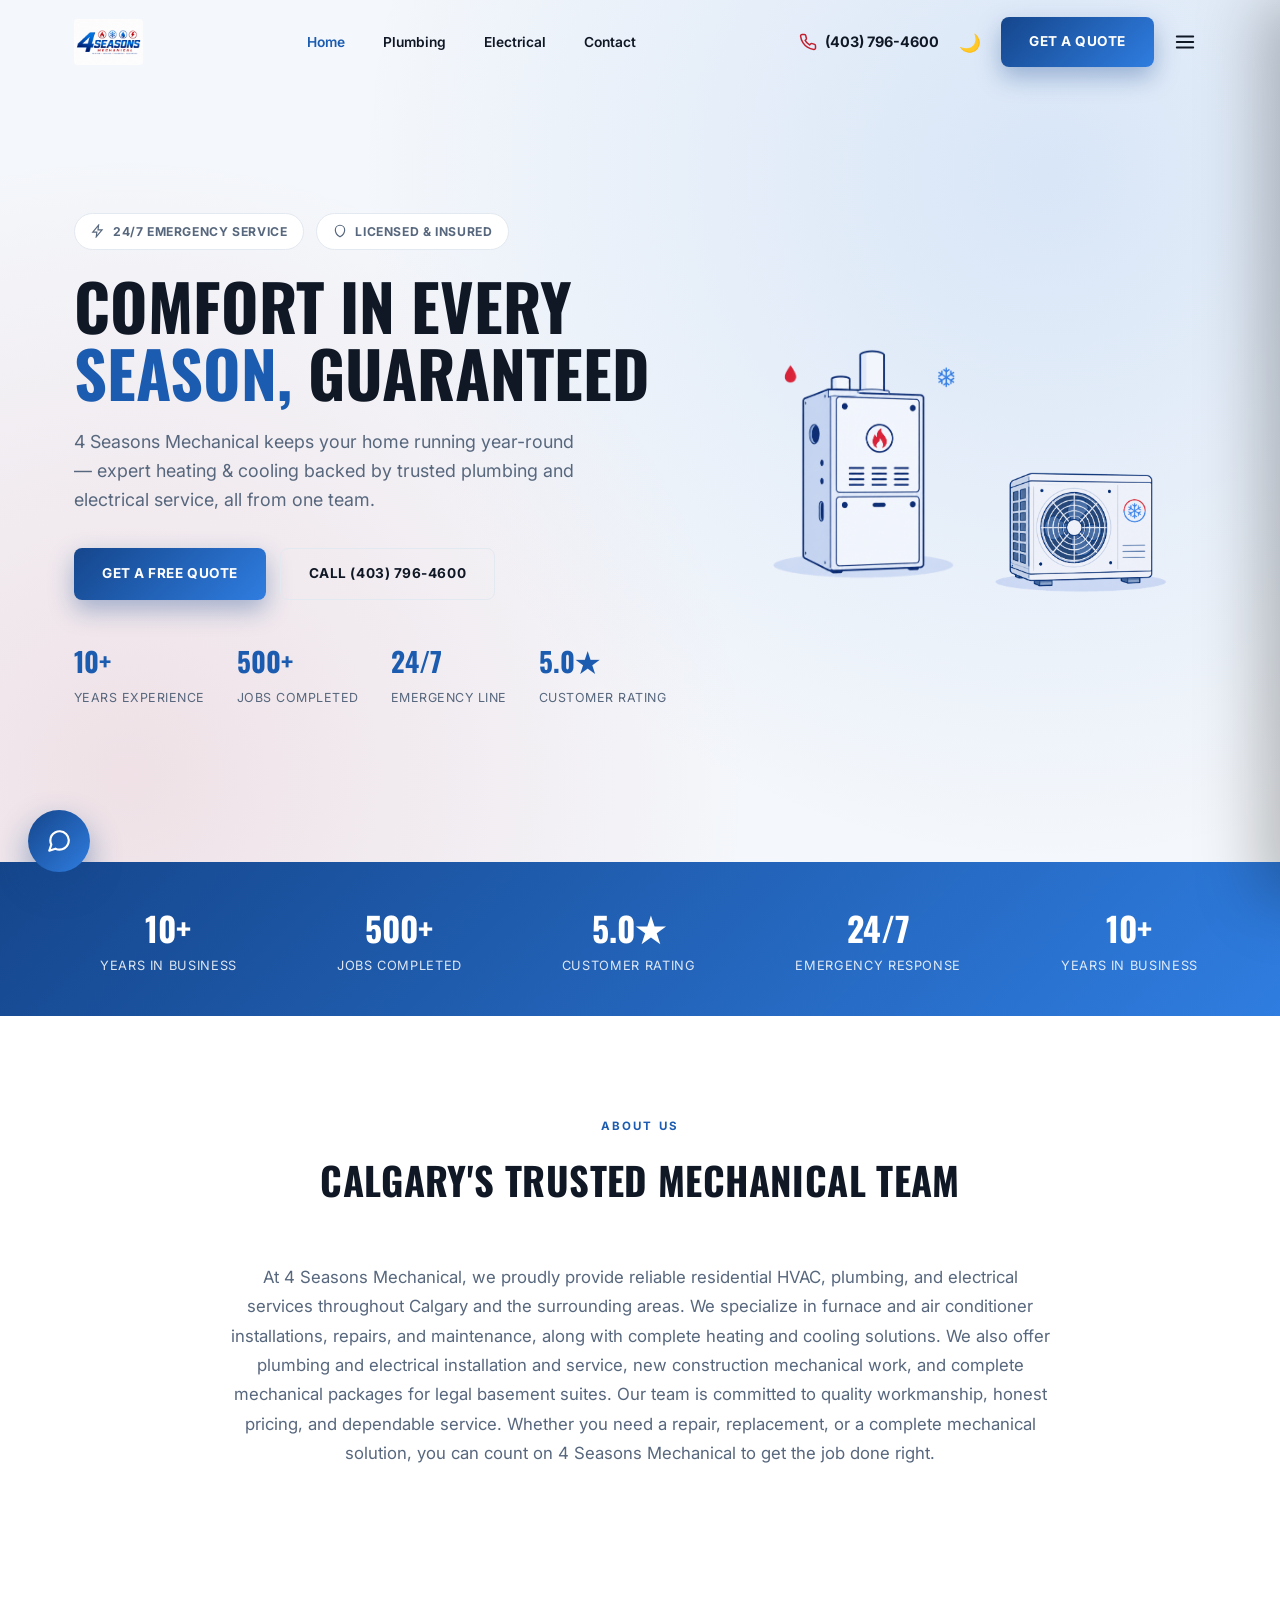
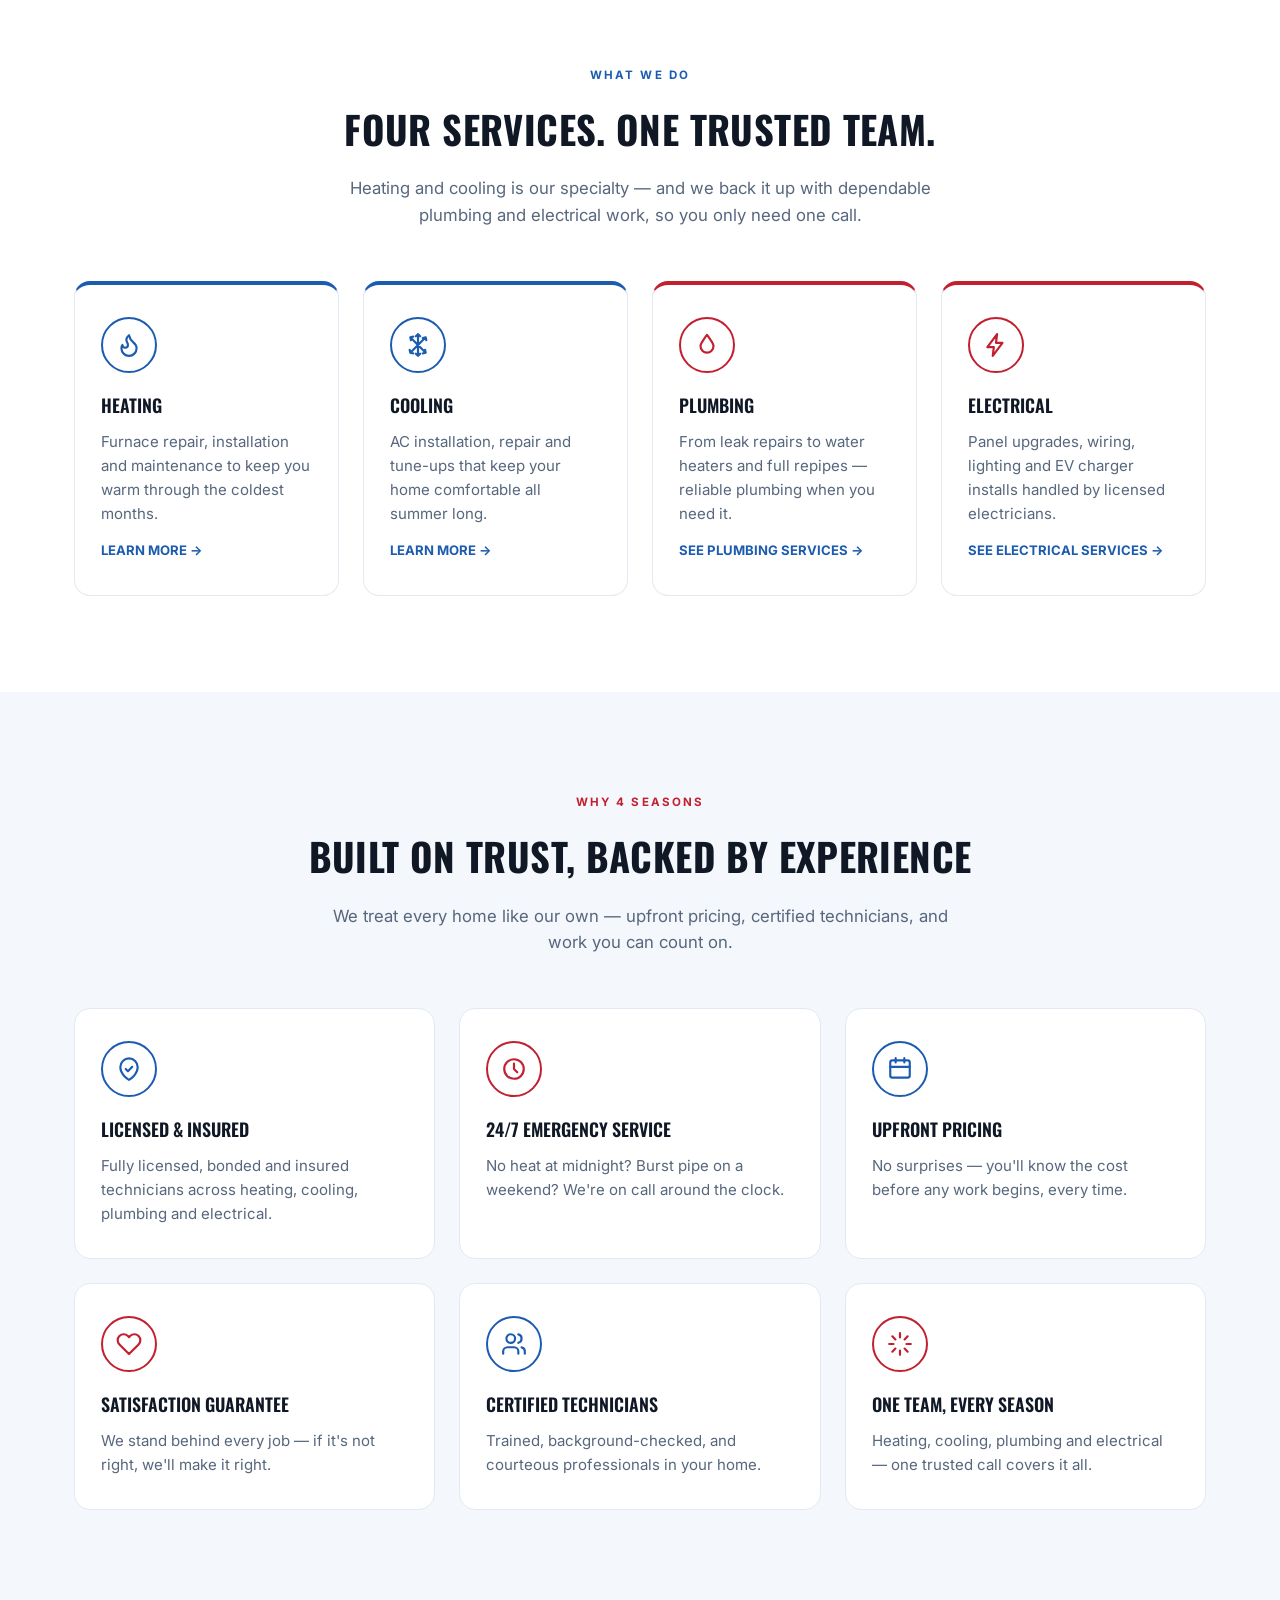
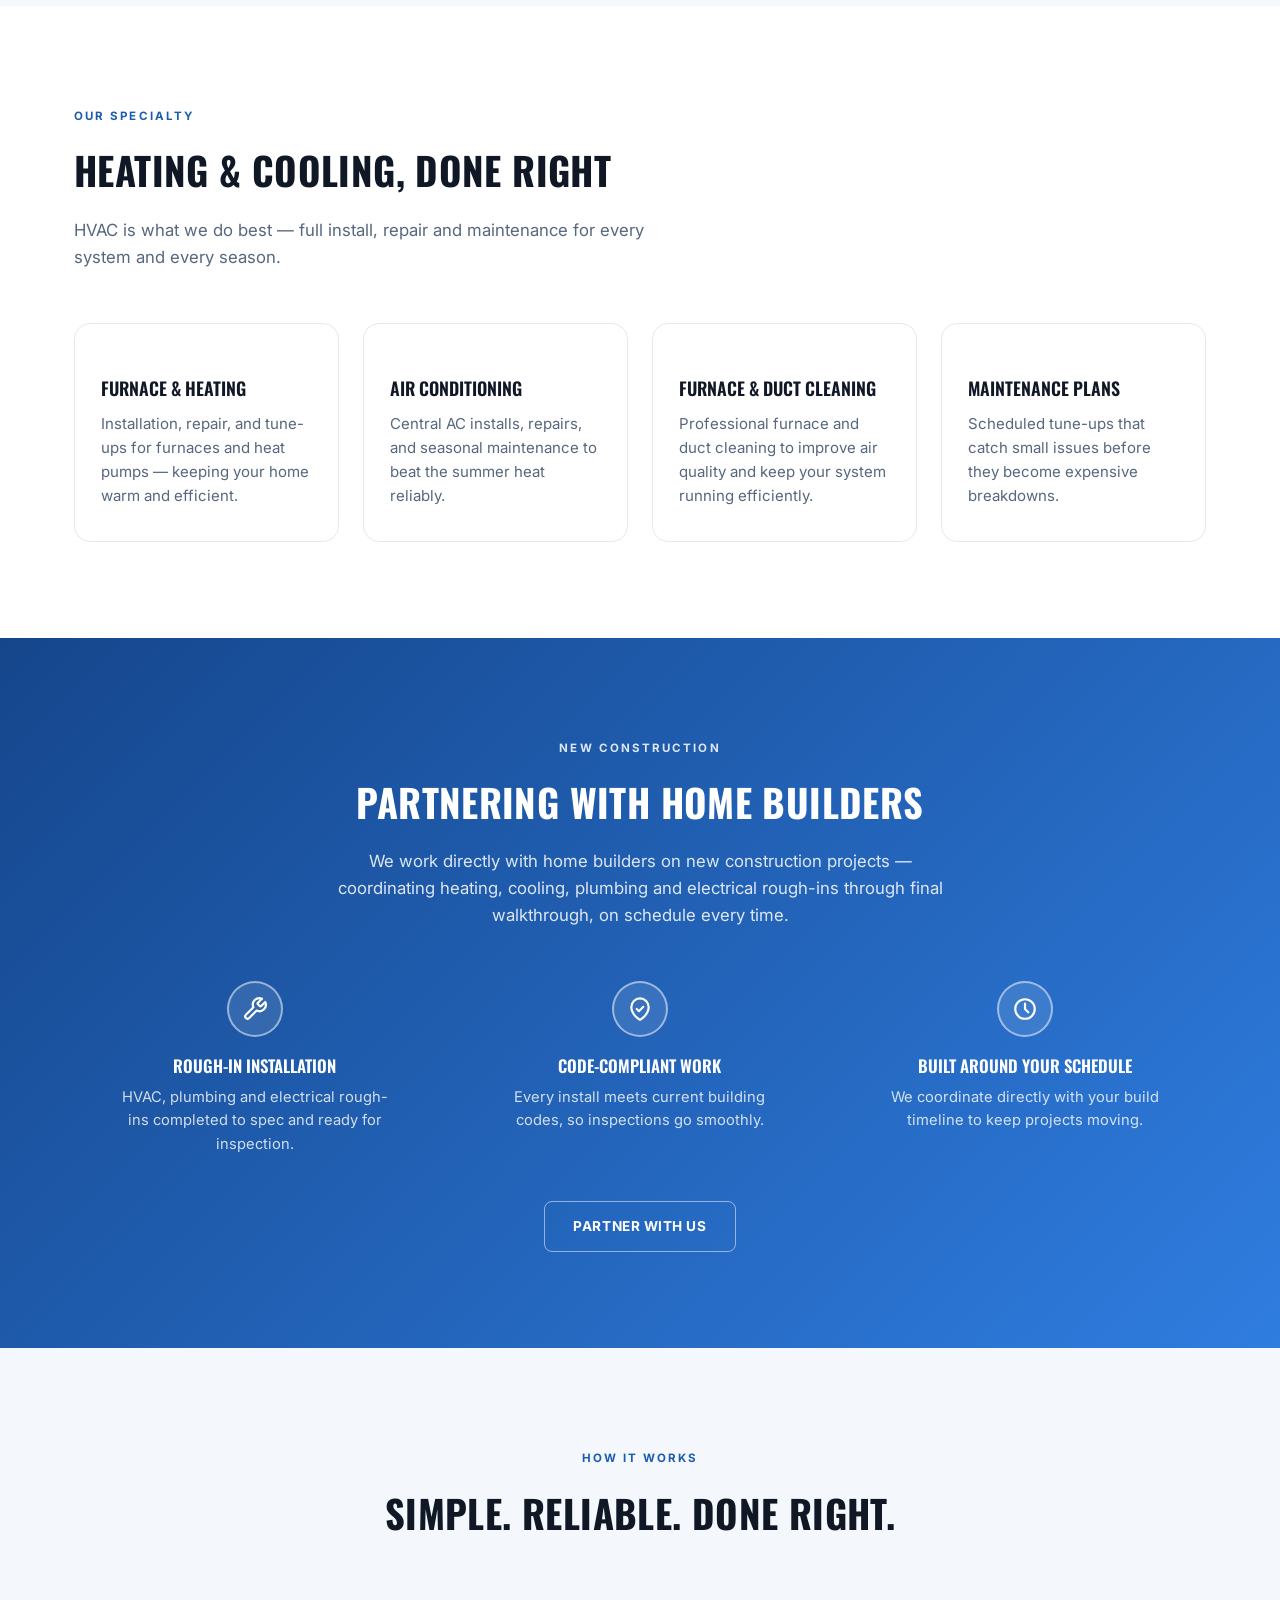
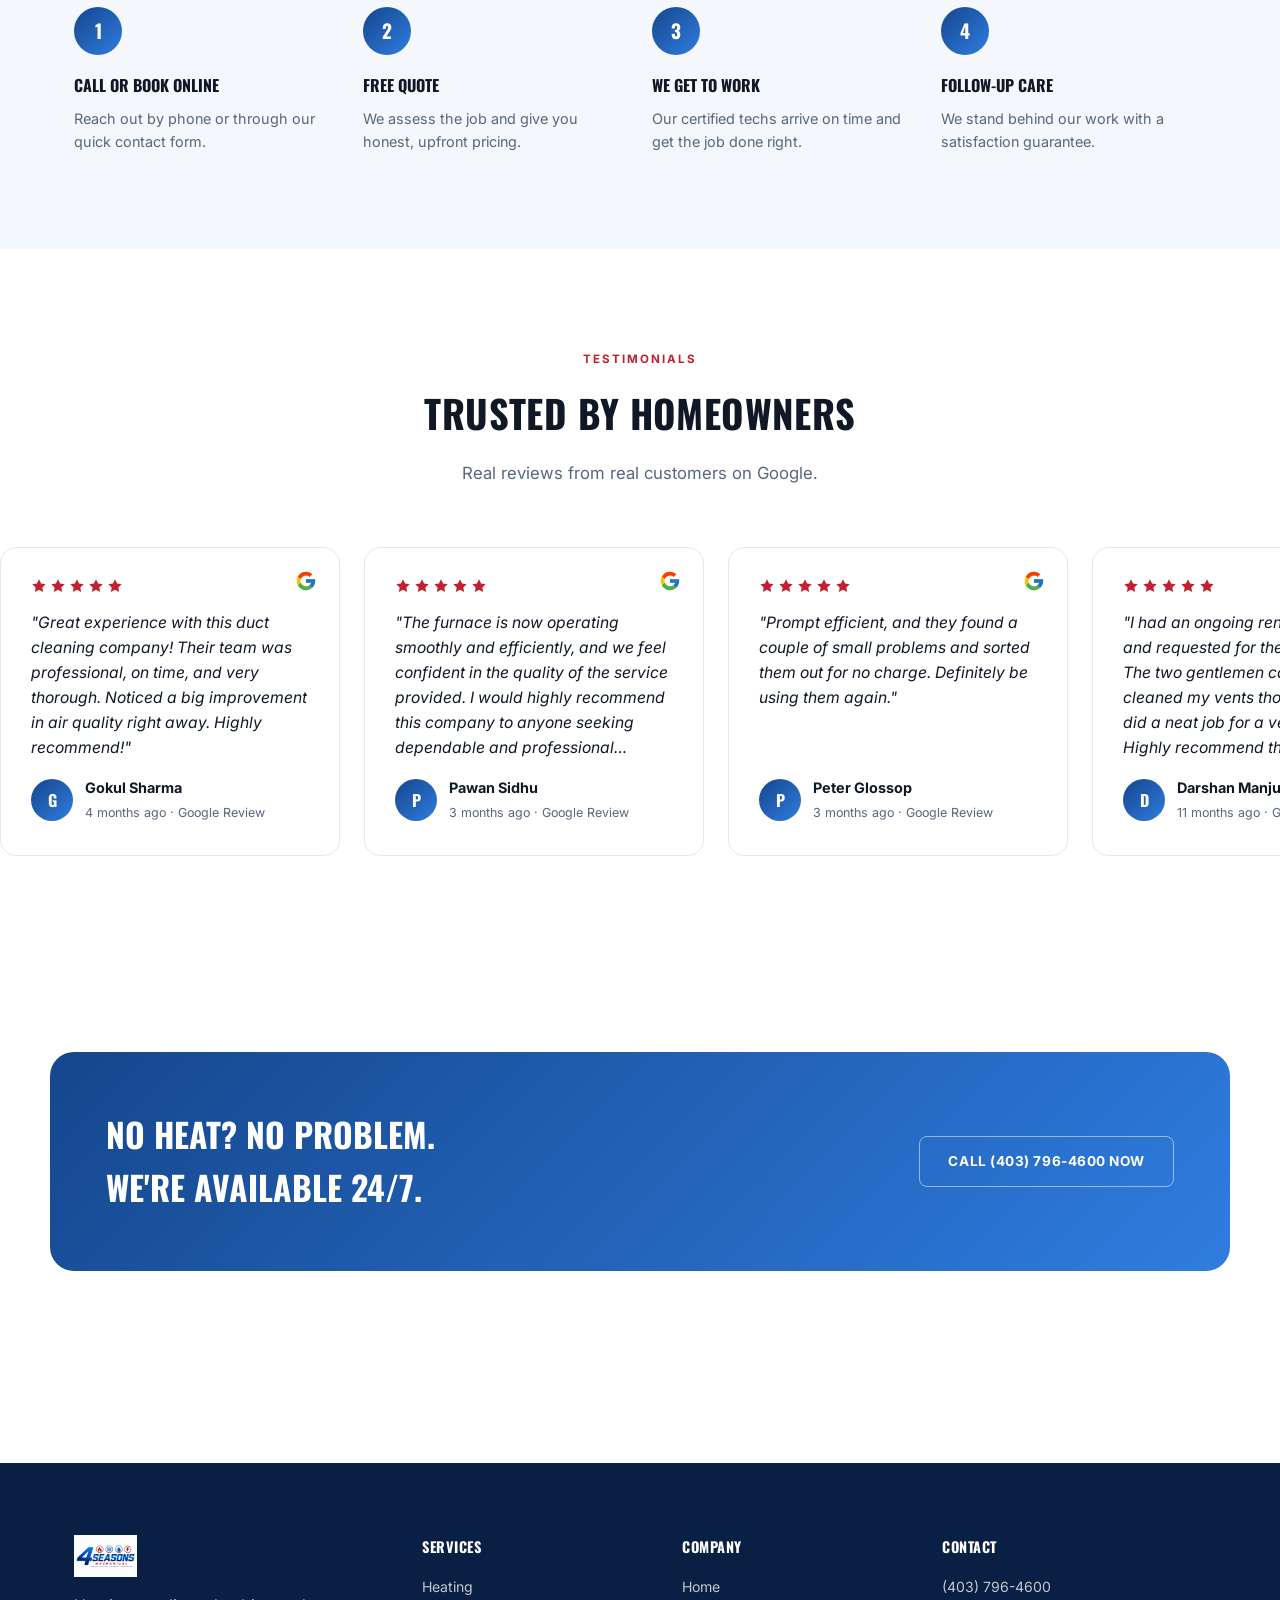
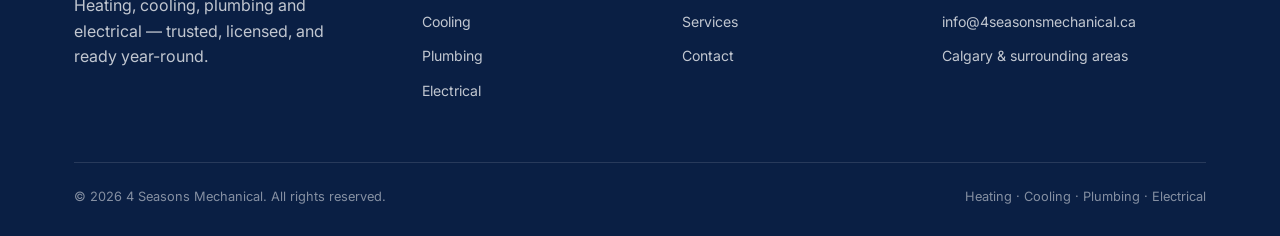
<file: index.html>
<!DOCTYPE html>
<html lang="en" data-theme="light">
<head>
<meta charset="UTF-8">
<meta name="viewport" content="width=device-width, initial-scale=1.0">
<title>4 Seasons Mechanical | Heating, Cooling, Plumbing &amp; Electrical</title>
<meta name="description" content="4 Seasons Mechanical — trusted heating, cooling, plumbing and electrical experts. Licensed, insured, and available for emergency service. Call (403) 796-4600 for a free quote.">
<link rel="icon" href="assets/4-seasons-logo.jpg">
<link rel="stylesheet" href="css/style.css">
</head>
<body>

<!-- ── Preloader: logo + icon pulse intro ─── -->
<div id="preloader">
  <button class="pl-skip" id="plSkip">Skip Intro</button>
  <div class="pl-inner">
    <img src="assets/4-seasons-logo.jpg" alt="4 Seasons Mechanical" class="pl-logo-pop">
    <div class="pl-icons">
      <span class="pl-icon pl-icon-flame"><svg viewBox="0 0 24 24" fill="none" stroke="currentColor" stroke-width="2" stroke-linecap="round" stroke-linejoin="round"><path d="M8.5 14.5A2.5 2.5 0 0 0 11 12c0-1.38-.5-2-1-3-1.072-2.143-.224-4.054 2-6 .5 2.5 2 4.9 4 6.5 2 1.6 3 3.5 3 5.5a7 7 0 1 1-14 0c0-1.153.433-2.294 1-3a2.5 2.5 0 0 0 2.5 2.5z"/></svg></span>
      <span class="pl-icon pl-icon-snow"><svg viewBox="0 0 24 24" fill="none" stroke="currentColor" stroke-width="2" stroke-linecap="round" stroke-linejoin="round"><path d="M12 2v20M12 2l-2 2M12 2l2 2M12 22l-2-2M12 22l2-2M4.9 4.9l14.2 14.2M4.9 4.9l.6 2.7M4.9 4.9l2.7-.6M19.1 19.1l-.6-2.7M19.1 19.1l-2.7.6M19.1 4.9L4.9 19.1M19.1 4.9l-2.7.6M19.1 4.9l.6 2.7M4.9 19.1l2.7.6M4.9 19.1l-.6-2.7"/></svg></span>
      <span class="pl-icon pl-icon-drop"><svg viewBox="0 0 24 24" fill="currentColor"><path d="M12 2.69s-1.6 2.05-3.28 4.53C7.14 9.4 6 11.3 6 13a6 6 0 0 0 12 0c0-1.7-1.14-3.6-2.72-5.78C13.6 4.74 12 2.69 12 2.69z"/></svg></span>
      <span class="pl-icon pl-icon-bolt"><svg viewBox="0 0 24 24" fill="currentColor"><path d="m13 2-9 12h6l-1 8 9-12h-6l1-8z"/></svg></span>
    </div>
  </div>
</div>

<!-- ── Header ─────────────────────────────── -->
<header id="header">
  <div class="container header-inner">
    <a href="index.html" class="logo">
      <img src="assets/4-seasons-logo.jpg" alt="4 Seasons Mechanical">
    </a>
    <nav class="main-nav">
      <a href="index.html">Home</a>
      <a href="plumbing.html">Plumbing</a>
      <a href="electrical.html">Electrical</a>
      <a href="contact.html">Contact</a>
    </nav>
    <div class="header-actions">
      <a href="tel:+14037964600" class="header-phone">
        <svg viewBox="0 0 24 24" fill="none" stroke="currentColor" stroke-width="2" stroke-linecap="round" stroke-linejoin="round"><path d="M22 16.92v3a2 2 0 0 1-2.18 2 19.79 19.79 0 0 1-8.63-3.07 19.5 19.5 0 0 1-6-6 19.79 19.79 0 0 1-3.07-8.67A2 2 0 0 1 4.11 2h3a2 2 0 0 1 2 1.72c.127.96.361 1.903.7 2.81a2 2 0 0 1-.45 2.11L8.09 9.91a16 16 0 0 0 6 6l1.27-1.27a2 2 0 0 1 2.11-.45c.907.339 1.85.573 2.81.7A2 2 0 0 1 22 16.92z"/></svg>
        <span>(403) 796-4600</span>
      </a>
      <button class="theme-toggle" id="themeToggle" title="Toggle theme">🌙</button>
      <a href="contact.html" class="btn-primary">Get a Quote</a>
      <button class="drawer-btn" id="drawerBtn" aria-label="Open menu">
        <svg viewBox="0 0 24 24" fill="none" stroke="currentColor" stroke-width="2" stroke-linecap="round"><line x1="3" y1="6" x2="21" y2="6"/><line x1="3" y1="12" x2="21" y2="12"/><line x1="3" y1="18" x2="21" y2="18"/></svg>
      </button>
    </div>
  </div>
</header>

<!-- ── Drawer ─────────────────────────────── -->
<div class="drawer-overlay" id="drawerOverlay"></div>
<nav class="drawer" id="drawer">
  <div class="drawer-head">
    <img src="assets/4-seasons-logo.jpg" alt="4 Seasons Mechanical" class="drawer-logo">
    <button class="drawer-close" id="drawerClose">✕</button>
  </div>
  <div class="drawer-body">
    <div class="drawer-section">
      <span class="drawer-sec-label">Navigation</span>
      <div class="drawer-nav">
        <a href="index.html">Home</a>
        <a href="plumbing.html">Plumbing</a>
        <a href="electrical.html">Electrical</a>
        <a href="contact.html">Contact</a>
      </div>
    </div>
    <div class="drawer-section">
      <span class="drawer-sec-label">Contact Us</span>
      <div class="drawer-contact">
        <a href="tel:+14037964600">(403) 796-4600</a>
        <a href="mailto:info@4seasonsmechanical.ca">info@4seasonsmechanical.ca</a>
        <span>Mon–Fri [HOURS] &nbsp;|&nbsp; 24/7 Emergency</span>
      </div>
    </div>
  </div>
  <div class="drawer-foot">
    <button class="drawer-theme-btn" id="drawerThemeBtn">
      <span id="drawerThemeIcon">🌙</span>
      <span id="drawerThemeLabel">Dark Mode</span>
    </button>
  </div>
</nav>

<!-- ── Hero ───────────────────────────────── -->
<section class="hero">
  <div class="container hero-grid">
    <div>
      <div class="hero-badges">
        <span class="hero-badge-pill">
          <svg viewBox="0 0 24 24" fill="none" stroke="currentColor" stroke-width="2"><path d="M13 2 3 14h7l-1 8 10-12h-7l1-8z"/></svg>
          24/7 Emergency Service
        </span>
        <span class="hero-badge-pill">
          <svg viewBox="0 0 24 24" fill="none" stroke="currentColor" stroke-width="2"><path d="M12 22s8-4.5 8-11.8A8 8 0 0 0 4 10.2C4 17.5 12 22 12 22z"/></svg>
          Licensed &amp; Insured
        </span>
      </div>
      <h1 class="hero-title">Comfort in Every<br><span class="accent">Season,</span> Guaranteed</h1>
      <p class="hero-lede">4 Seasons Mechanical keeps your home running year-round — expert heating &amp; cooling backed by trusted plumbing and electrical service, all from one team.</p>
      <div class="hero-actions">
        <a href="contact.html" class="btn-primary">Get a Free Quote</a>
        <a href="tel:+14037964600" class="btn-ghost">Call (403) 796-4600</a>
      </div>
      <div class="hero-stats">
        <div class="hero-stat"><b>10+</b><span>Years Experience</span></div>
        <div class="hero-stat"><b>500+</b><span>Jobs Completed</span></div>
        <div class="hero-stat"><b>24/7</b><span>Emergency Line</span></div>
        <div class="hero-stat"><b>5.0★</b><span>Customer Rating</span></div>
      </div>
    </div>
    <div class="hero-visual">
      <div class="hero-visual-card">
        <div class="hero-duo">
          <img class="hero-illustration no-extra-shadow duo-primary" src="assets/furnace-illustration.png" alt="Illustration of a furnace unit">
          <img class="hero-illustration no-extra-shadow duo-secondary" src="assets/ac-unit.png" alt="Illustration of an air conditioning unit">
        </div>
      </div>
    </div>
  </div>
</section>

<!-- ── Stats Strip ────────────────────────── -->
<div class="stats-strip">
  <div class="stats-track">
    <div class="stat-item"><b>10+</b><span>Years in Business</span></div>
    <div class="stat-item"><b>500+</b><span>Jobs Completed</span></div>
    <div class="stat-item"><b>5.0★</b><span>Customer Rating</span></div>
    <div class="stat-item"><b>24/7</b><span>Emergency Response</span></div>
    <div class="stat-item" aria-hidden="true"><b>10+</b><span>Years in Business</span></div>
    <div class="stat-item" aria-hidden="true"><b>500+</b><span>Jobs Completed</span></div>
    <div class="stat-item" aria-hidden="true"><b>5.0★</b><span>Customer Rating</span></div>
    <div class="stat-item" aria-hidden="true"><b>24/7</b><span>Emergency Response</span></div>
  </div>
</div>

<!-- ── About ──────────────────────────────── -->
<section class="section" id="about">
  <div class="container">
    <div class="section-head center">
      <span class="eyebrow">About Us</span>
      <h2 class="section-title">Calgary's Trusted Mechanical Team</h2>
    </div>
    <p style="max-width:820px;margin:0 auto;text-align:center;font-size:1.05rem;color:var(--text-muted);line-height:1.75;">At 4 Seasons Mechanical, we proudly provide reliable residential HVAC, plumbing, and electrical services throughout Calgary and the surrounding areas. We specialize in furnace and air conditioner installations, repairs, and maintenance, along with complete heating and cooling solutions. We also offer plumbing and electrical installation and service, new construction mechanical work, and complete mechanical packages for legal basement suites. Our team is committed to quality workmanship, honest pricing, and dependable service. Whether you need a repair, replacement, or a complete mechanical solution, you can count on 4 Seasons Mechanical to get the job done right.</p>
  </div>
</section>

<!-- ── Services Overview ──────────────────── -->
<section class="section" id="services">
  <div class="container">
    <div class="section-head center">
      <span class="eyebrow">What We Do</span>
      <h2 class="section-title">Four Services. One Trusted Team.</h2>
      <p class="section-sub">Heating and cooling is our specialty — and we back it up with dependable plumbing and electrical work, so you only need one call.</p>
    </div>
    <div class="grid-4">
      <div class="card service-card-hub">
        <div class="badge-icon blue">
          <svg viewBox="0 0 24 24" fill="none" stroke="currentColor" stroke-width="2" stroke-linecap="round" stroke-linejoin="round"><path d="M8.5 14.5A2.5 2.5 0 0 0 11 12c0-1.38-.5-2-1-3-1.072-2.143-.224-4.054 2-6 .5 2.5 2 4.9 4 6.5 2 1.6 3 3.5 3 5.5a7 7 0 1 1-14 0c0-1.153.433-2.294 1-3a2.5 2.5 0 0 0 2.5 2.5z"/></svg>
        </div>
        <h3>Heating</h3>
        <p>Furnace repair, installation and maintenance to keep you warm through the coldest months.</p>
        <a href="#hvac-details" class="card-link">Learn More →</a>
      </div>
      <div class="card service-card-hub">
        <div class="badge-icon blue">
          <svg viewBox="0 0 24 24" fill="none" stroke="currentColor" stroke-width="2" stroke-linecap="round" stroke-linejoin="round"><path d="M12 2v20M12 2l-2 2M12 2l2 2M12 22l-2-2M12 22l2-2M4.9 4.9l14.2 14.2M4.9 4.9l.6 2.7M4.9 4.9l2.7-.6M19.1 19.1l-.6-2.7M19.1 19.1l-2.7.6M19.1 4.9L4.9 19.1M19.1 4.9l-2.7.6M19.1 4.9l.6 2.7M4.9 19.1l2.7.6M4.9 19.1l-.6-2.7"/></svg>
        </div>
        <h3>Cooling</h3>
        <p>AC installation, repair and tune-ups that keep your home comfortable all summer long.</p>
        <a href="#hvac-details" class="card-link">Learn More →</a>
      </div>
      <div class="card service-card-hub red">
        <div class="badge-icon red">
          <svg viewBox="0 0 24 24" fill="none" stroke="currentColor" stroke-width="2" stroke-linecap="round" stroke-linejoin="round"><path d="M12 2.69s-1.6 2.05-3.28 4.53C7.14 9.4 6 11.3 6 13a6 6 0 0 0 12 0c0-1.7-1.14-3.6-2.72-5.78C13.6 4.74 12 2.69 12 2.69z"/></svg>
        </div>
        <h3>Plumbing</h3>
        <p>From leak repairs to water heaters and full repipes — reliable plumbing when you need it.</p>
        <a href="plumbing.html" class="card-link">See Plumbing Services →</a>
      </div>
      <div class="card service-card-hub red">
        <div class="badge-icon red">
          <svg viewBox="0 0 24 24" fill="none" stroke="currentColor" stroke-width="2" stroke-linecap="round" stroke-linejoin="round"><path d="m13 2-9 12h6l-1 8 9-12h-6l1-8z"/></svg>
        </div>
        <h3>Electrical</h3>
        <p>Panel upgrades, wiring, lighting and EV charger installs handled by licensed electricians.</p>
        <a href="electrical.html" class="card-link">See Electrical Services →</a>
      </div>
    </div>
  </div>
</section>

<!-- ── Why Choose Us ──────────────────────── -->
<section class="section section-alt">
  <div class="container">
    <div class="section-head center">
      <span class="eyebrow red">Why 4 Seasons</span>
      <h2 class="section-title">Built On Trust, Backed By Experience</h2>
      <p class="section-sub">We treat every home like our own — upfront pricing, certified technicians, and work you can count on.</p>
    </div>
    <div class="grid-3">
      <div class="card">
        <div class="badge-icon blue"><svg viewBox="0 0 24 24" fill="none" stroke="currentColor" stroke-width="2" stroke-linecap="round" stroke-linejoin="round"><path d="M12 22s8-4.5 8-11.8A8 8 0 0 0 4 10.2C4 17.5 12 22 12 22z"/><path d="m9 12 2 2 4-4"/></svg></div>
        <h3>Licensed &amp; Insured</h3>
        <p>Fully licensed, bonded and insured technicians across heating, cooling, plumbing and electrical.</p>
      </div>
      <div class="card">
        <div class="badge-icon red"><svg viewBox="0 0 24 24" fill="none" stroke="currentColor" stroke-width="2" stroke-linecap="round" stroke-linejoin="round"><circle cx="12" cy="12" r="9"/><path d="M12 7v5l3 3"/></svg></div>
        <h3>24/7 Emergency Service</h3>
        <p>No heat at midnight? Burst pipe on a weekend? We're on call around the clock.</p>
      </div>
      <div class="card">
        <div class="badge-icon blue"><svg viewBox="0 0 24 24" fill="none" stroke="currentColor" stroke-width="2" stroke-linecap="round" stroke-linejoin="round"><rect x="3" y="4" width="18" height="16" rx="2"/><path d="M3 10h18M8 2v4M16 2v4"/></svg></div>
        <h3>Upfront Pricing</h3>
        <p>No surprises — you'll know the cost before any work begins, every time.</p>
      </div>
      <div class="card">
        <div class="badge-icon red"><svg viewBox="0 0 24 24" fill="none" stroke="currentColor" stroke-width="2" stroke-linecap="round" stroke-linejoin="round"><path d="M20.84 4.61a5.5 5.5 0 0 0-7.78 0L12 5.67l-1.06-1.06a5.5 5.5 0 1 0-7.78 7.78L12 21.23l8.84-8.84a5.5 5.5 0 0 0 0-7.78z"/></svg></div>
        <h3>Satisfaction Guarantee</h3>
        <p>We stand behind every job — if it's not right, we'll make it right.</p>
      </div>
      <div class="card">
        <div class="badge-icon blue"><svg viewBox="0 0 24 24" fill="none" stroke="currentColor" stroke-width="2" stroke-linecap="round" stroke-linejoin="round"><path d="M16 21v-2a4 4 0 0 0-4-4H6a4 4 0 0 0-4 4v2"/><circle cx="9" cy="7" r="4"/><path d="M22 21v-2a4 4 0 0 0-3-3.87M16 3.13a4 4 0 0 1 0 7.75"/></svg></div>
        <h3>Certified Technicians</h3>
        <p>Trained, background-checked, and courteous professionals in your home.</p>
      </div>
      <div class="card">
        <div class="badge-icon red"><svg viewBox="0 0 24 24" fill="none" stroke="currentColor" stroke-width="2" stroke-linecap="round" stroke-linejoin="round"><path d="M12 2v4M12 18v4M4.93 4.93l2.83 2.83M16.24 16.24l2.83 2.83M2 12h4M18 12h4M4.93 19.07l2.83-2.83M16.24 7.76l2.83-2.83"/></svg></div>
        <h3>One Team, Every Season</h3>
        <p>Heating, cooling, plumbing and electrical — one trusted call covers it all.</p>
      </div>
    </div>
  </div>
</section>

<!-- ── HVAC Detail ────────────────────────── -->
<section class="section" id="hvac-details">
  <div class="container">
    <div class="section-head">
      <span class="eyebrow">Our Specialty</span>
      <h2 class="section-title">Heating &amp; Cooling, Done Right</h2>
      <p class="section-sub">HVAC is what we do best — full install, repair and maintenance for every system and every season.</p>
    </div>
    <div class="grid-4">
      <div class="card">
        <h3>Furnace &amp; Heating</h3>
        <p>Installation, repair, and tune-ups for furnaces and heat pumps — keeping your home warm and efficient.</p>
      </div>
      <div class="card">
        <h3>Air Conditioning</h3>
        <p>Central AC installs, repairs, and seasonal maintenance to beat the summer heat reliably.</p>
      </div>
      <div class="card">
        <h3>Furnace &amp; Duct Cleaning</h3>
        <p>Professional furnace and duct cleaning to improve air quality and keep your system running efficiently.</p>
      </div>
      <div class="card">
        <h3>Maintenance Plans</h3>
        <p>Scheduled tune-ups that catch small issues before they become expensive breakdowns.</p>
      </div>
    </div>
  </div>
</section>

<!-- ── Home Builders ──────────────────────── -->
<section class="builders-banner">
  <div class="container">
    <div class="section-head center">
      <span class="eyebrow">New Construction</span>
      <h2 class="section-title">Partnering With Home Builders</h2>
      <p class="section-sub">We work directly with home builders on new construction projects — coordinating heating, cooling, plumbing and electrical rough-ins through final walkthrough, on schedule every time.</p>
    </div>
    <div class="grid-3">
      <div class="builders-feature">
        <div class="badge-icon"><svg viewBox="0 0 24 24" fill="none" stroke="currentColor" stroke-width="2" stroke-linecap="round" stroke-linejoin="round"><path d="M14.7 6.3a1 1 0 0 0 0 1.4l1.6 1.6a1 1 0 0 0 1.4 0l3.77-3.77a6 6 0 0 1-7.94 7.94l-6.91 6.91a2.12 2.12 0 0 1-3-3l6.91-6.91a6 6 0 0 1 7.94-7.94l-3.76 3.76z"/></svg></div>
        <h3>Rough-In Installation</h3>
        <p>HVAC, plumbing and electrical rough-ins completed to spec and ready for inspection.</p>
      </div>
      <div class="builders-feature">
        <div class="badge-icon"><svg viewBox="0 0 24 24" fill="none" stroke="currentColor" stroke-width="2" stroke-linecap="round" stroke-linejoin="round"><path d="M12 22s8-4.5 8-11.8A8 8 0 0 0 4 10.2C4 17.5 12 22 12 22z"/><path d="m9 12 2 2 4-4"/></svg></div>
        <h3>Code-Compliant Work</h3>
        <p>Every install meets current building codes, so inspections go smoothly.</p>
      </div>
      <div class="builders-feature">
        <div class="badge-icon"><svg viewBox="0 0 24 24" fill="none" stroke="currentColor" stroke-width="2" stroke-linecap="round" stroke-linejoin="round"><circle cx="12" cy="12" r="9"/><path d="M12 7v5l3 3"/></svg></div>
        <h3>Built Around Your Schedule</h3>
        <p>We coordinate directly with your build timeline to keep projects moving.</p>
      </div>
    </div>
    <div style="text-align:center;margin-top:44px;">
      <a href="contact.html" class="btn-ghost">Partner With Us</a>
    </div>
  </div>
</section>

<!-- ── Process ────────────────────────────── -->
<section class="section section-alt">
  <div class="container">
    <div class="section-head center">
      <span class="eyebrow">How It Works</span>
      <h2 class="section-title">Simple. Reliable. Done Right.</h2>
    </div>
    <div class="steps">
      <div class="step"><h4>Call or Book Online</h4><p>Reach out by phone or through our quick contact form.</p></div>
      <div class="step"><h4>Free Quote</h4><p>We assess the job and give you honest, upfront pricing.</p></div>
      <div class="step"><h4>We Get to Work</h4><p>Our certified techs arrive on time and get the job done right.</p></div>
      <div class="step"><h4>Follow-Up Care</h4><p>We stand behind our work with a satisfaction guarantee.</p></div>
    </div>
  </div>
</section>

<!-- ── Testimonials (ticker) ──────────────── -->
<section class="section testimonials-section">
  <div class="container">
    <div class="section-head center">
      <span class="eyebrow red">Testimonials</span>
      <h2 class="section-title">Trusted By Homeowners</h2>
      <p class="section-sub">Real reviews from real customers on Google.</p>
    </div>
  </div>
  <div class="testimonials-strip">
    <div class="testimonials-track" id="testimonialsTrack"></div>
  </div>
</section>

<!-- ── CTA Banner ─────────────────────────── -->
<div class="section">
  <div class="cta-banner">
    <h2>No Heat? No Problem.<br>We're Available 24/7.</h2>
    <a href="tel:+14037964600" class="btn-ghost">Call (403) 796-4600 Now</a>
  </div>
</div>

<!-- ── Footer ─────────────────────────────── -->
<footer>
  <div class="container">
    <div class="footer-grid">
      <div>
        <div class="footer-logo">
          <img src="assets/4-seasons-logo.jpg" alt="4 Seasons Mechanical">
        </div>
        <p style="max-width:280px;">Heating, cooling, plumbing and electrical — trusted, licensed, and ready year-round.</p>
      </div>
      <div class="footer-col">
        <h4>Services</h4>
        <a href="index.html#hvac-details">Heating</a>
        <a href="index.html#hvac-details">Cooling</a>
        <a href="plumbing.html">Plumbing</a>
        <a href="electrical.html">Electrical</a>
      </div>
      <div class="footer-col">
        <h4>Company</h4>
        <a href="index.html">Home</a>
        <a href="index.html#services">Services</a>
        <a href="contact.html">Contact</a>
      </div>
      <div class="footer-col">
        <h4>Contact</h4>
        <span>(403) 796-4600</span>
        <span>info@4seasonsmechanical.ca</span>
        <span>Calgary &amp; surrounding areas</span>
      </div>
    </div>
    <div class="footer-bottom">
      <span>© 2026 4 Seasons Mechanical. All rights reserved.</span>
      <span>Heating · Cooling · Plumbing · Electrical</span>
    </div>
  </div>
</footer>

<!-- ── Quote Popup ────────────────────────── -->
<div class="quote-popup" id="quotePopup">
  <button class="qp-dismiss" id="qpDismiss">✕</button>
  <span class="qp-eyebrow">Limited Time</span>
  <h3 class="qp-headline">Get Your Free<br>Quote Today</h3>
  <p class="qp-sub">Heating, cooling, plumbing or electrical — tell us what you need and we'll take it from there.</p>
  <div class="qp-actions">
    <a href="contact.html" class="qp-btn">Get Quote</a>
    <a href="tel:+14037964600" class="qp-call">or Call Now</a>
  </div>
</div>
<button class="quote-pill" id="quotePill">Get a Free Quote</button>

<!-- ── Chat Widget ────────────────────────── -->
<div class="chat-wrap" id="chatWrap">
  <div class="cb-bubble" id="chatBubble">
    Questions? Chat with us! <button class="cb-bubble-x" id="chatBubbleClose">✕</button>
  </div>
  <div class="chat-panel" id="chatPanel">
    <div class="chat-head">
      <div class="chat-head-title"><span class="chat-head-dot"></span> 4 Seasons Assistant</div>
      <button class="chat-head-close" id="chatClose">✕</button>
    </div>
    <div class="chat-msgs" id="chatMsgs"></div>
    <div class="chat-input-row">
      <input type="text" class="chat-input" id="chatInput" placeholder="Ask me anything…" autocomplete="off">
      <button class="chat-send" id="chatSend" aria-label="Send">
        <svg viewBox="0 0 24 24" fill="none" stroke="currentColor" stroke-width="2" stroke-linecap="round" stroke-linejoin="round"><line x1="22" y1="2" x2="11" y2="13"/><polygon points="22 2 15 22 11 13 2 9 22 2"/></svg>
      </button>
    </div>
  </div>
  <button class="chat-btn" id="chatBtn" aria-label="Chat with us">
    <svg viewBox="0 0 24 24" fill="none" stroke="currentColor" stroke-width="2" stroke-linecap="round" stroke-linejoin="round"><path d="M21 11.5a8.38 8.38 0 0 1-.9 3.8 8.5 8.5 0 0 1-7.6 4.7 8.38 8.38 0 0 1-3.8-.9L3 21l1.9-5.7a8.38 8.38 0 0 1-.9-3.8 8.5 8.5 0 0 1 4.7-7.6 8.38 8.38 0 0 1 3.8-.9h.5a8.48 8.48 0 0 1 8 8v.5z"/></svg>
  </button>
</div>

<script src="js/main.js"></script>
</body>
</html>
</file>
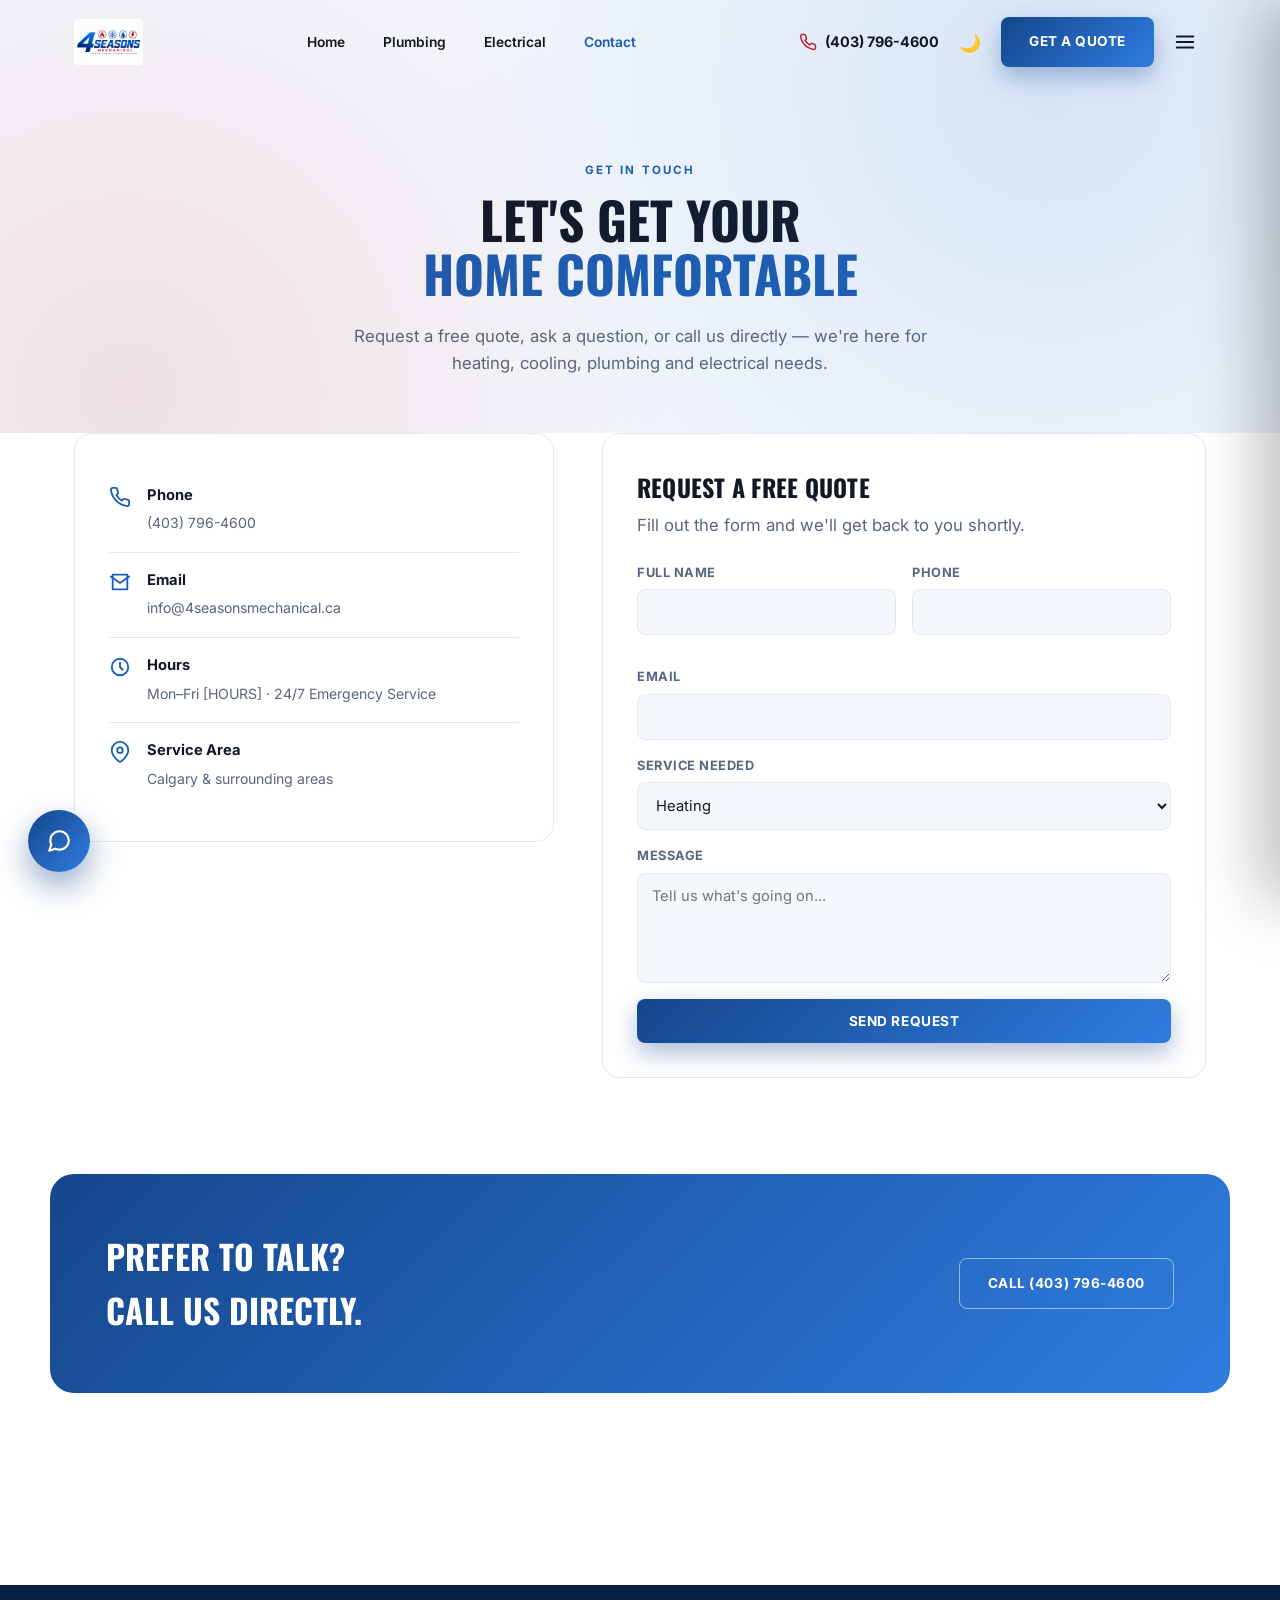
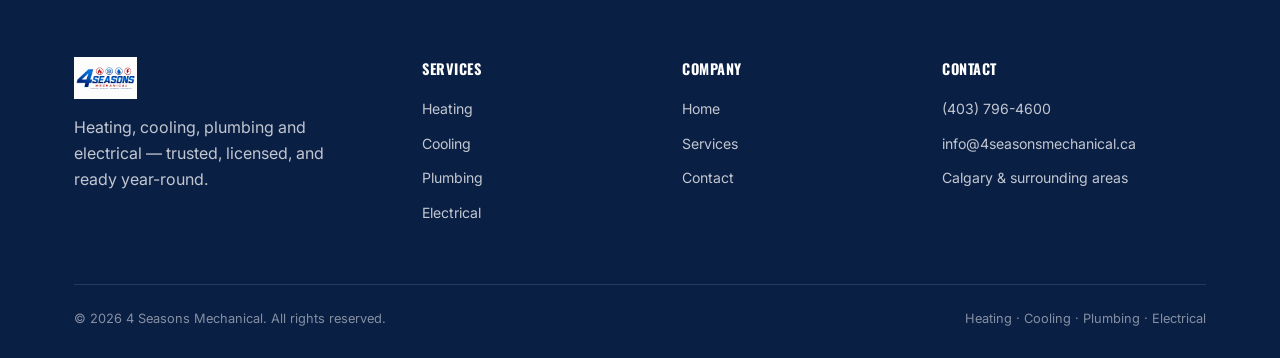
<file: contact.html>
<!DOCTYPE html>
<html lang="en" data-theme="light">
<head>
<meta charset="UTF-8">
<meta name="viewport" content="width=device-width, initial-scale=1.0">
<title>Contact Us | 4 Seasons Mechanical</title>
<meta name="description" content="Get in touch with 4 Seasons Mechanical for heating, cooling, plumbing or electrical service. Call (403) 796-4600 or request a free quote online.">
<link rel="icon" href="assets/4-seasons-logo.jpg">
<link rel="stylesheet" href="css/style.css">
</head>
<body>

<header id="header">
  <div class="container header-inner">
    <a href="index.html" class="logo">
      <img src="assets/4-seasons-logo.jpg" alt="4 Seasons Mechanical">
    </a>
    <nav class="main-nav">
      <a href="index.html">Home</a>
      <a href="plumbing.html">Plumbing</a>
      <a href="electrical.html">Electrical</a>
      <a href="contact.html">Contact</a>
    </nav>
    <div class="header-actions">
      <a href="tel:+14037964600" class="header-phone">
        <svg viewBox="0 0 24 24" fill="none" stroke="currentColor" stroke-width="2" stroke-linecap="round" stroke-linejoin="round"><path d="M22 16.92v3a2 2 0 0 1-2.18 2 19.79 19.79 0 0 1-8.63-3.07 19.5 19.5 0 0 1-6-6 19.79 19.79 0 0 1-3.07-8.67A2 2 0 0 1 4.11 2h3a2 2 0 0 1 2 1.72c.127.96.361 1.903.7 2.81a2 2 0 0 1-.45 2.11L8.09 9.91a16 16 0 0 0 6 6l1.27-1.27a2 2 0 0 1 2.11-.45c.907.339 1.85.573 2.81.7A2 2 0 0 1 22 16.92z"/></svg>
        <span>(403) 796-4600</span>
      </a>
      <button class="theme-toggle" id="themeToggle" title="Toggle theme">🌙</button>
      <a href="contact.html" class="btn-primary">Get a Quote</a>
      <button class="drawer-btn" id="drawerBtn" aria-label="Open menu">
        <svg viewBox="0 0 24 24" fill="none" stroke="currentColor" stroke-width="2" stroke-linecap="round"><line x1="3" y1="6" x2="21" y2="6"/><line x1="3" y1="12" x2="21" y2="12"/><line x1="3" y1="18" x2="21" y2="18"/></svg>
      </button>
    </div>
  </div>
</header>

<div class="drawer-overlay" id="drawerOverlay"></div>
<nav class="drawer" id="drawer">
  <div class="drawer-head">
    <img src="assets/4-seasons-logo.jpg" alt="4 Seasons Mechanical" class="drawer-logo">
    <button class="drawer-close" id="drawerClose">✕</button>
  </div>
  <div class="drawer-body">
    <div class="drawer-section">
      <span class="drawer-sec-label">Navigation</span>
      <div class="drawer-nav">
        <a href="index.html">Home</a>
        <a href="plumbing.html">Plumbing</a>
        <a href="electrical.html">Electrical</a>
        <a href="contact.html">Contact</a>
      </div>
    </div>
    <div class="drawer-section">
      <span class="drawer-sec-label">Contact Us</span>
      <div class="drawer-contact">
        <a href="tel:+14037964600">(403) 796-4600</a>
        <a href="mailto:info@4seasonsmechanical.ca">info@4seasonsmechanical.ca</a>
        <span>Mon–Fri [HOURS] &nbsp;|&nbsp; 24/7 Emergency</span>
      </div>
    </div>
  </div>
  <div class="drawer-foot">
    <button class="drawer-theme-btn" id="drawerThemeBtn">
      <span id="drawerThemeIcon">🌙</span>
      <span id="drawerThemeLabel">Dark Mode</span>
    </button>
  </div>
</nav>

<!-- ── Hero ───────────────────────────────── -->
<section class="hero" style="padding-bottom: 56px;">
  <div class="container">
    <div class="section-head center" style="margin-bottom: 0;">
      <span class="eyebrow">Get In Touch</span>
      <h1 class="hero-title" style="font-size: clamp(2rem, 4vw, 3.2rem);">Let's Get Your<br><span class="accent">Home Comfortable</span></h1>
      <p class="section-sub" style="margin: 0 auto;">Request a free quote, ask a question, or call us directly — we're here for heating, cooling, plumbing and electrical needs.</p>
    </div>
  </div>
</section>

<!-- ── Contact Grid ───────────────────────── -->
<section class="section" style="padding-top: 0;">
  <div class="container contact-grid">

    <div>
      <div class="contact-info-card">
        <div class="contact-row">
          <svg viewBox="0 0 24 24" fill="none" stroke="currentColor" stroke-width="2" stroke-linecap="round" stroke-linejoin="round"><path d="M22 16.92v3a2 2 0 0 1-2.18 2 19.79 19.79 0 0 1-8.63-3.07 19.5 19.5 0 0 1-6-6 19.79 19.79 0 0 1-3.07-8.67A2 2 0 0 1 4.11 2h3a2 2 0 0 1 2 1.72c.127.96.361 1.903.7 2.81a2 2 0 0 1-.45 2.11L8.09 9.91a16 16 0 0 0 6 6l1.27-1.27a2 2 0 0 1 2.11-.45c.907.339 1.85.573 2.81.7A2 2 0 0 1 22 16.92z"/></svg>
          <div><b>Phone</b><a href="tel:+14037964600">(403) 796-4600</a></div>
        </div>
        <div class="contact-row">
          <svg viewBox="0 0 24 24" fill="none" stroke="currentColor" stroke-width="2" stroke-linecap="round" stroke-linejoin="round"><path d="M4 4h16v16H4z"/><path d="m22 6-10 7L2 6"/></svg>
          <div><b>Email</b><a href="mailto:info@4seasonsmechanical.ca">info@4seasonsmechanical.ca</a></div>
        </div>
        <div class="contact-row">
          <svg viewBox="0 0 24 24" fill="none" stroke="currentColor" stroke-width="2" stroke-linecap="round" stroke-linejoin="round"><circle cx="12" cy="12" r="9"/><path d="M12 7v5l3 3"/></svg>
          <div><b>Hours</b><span>Mon–Fri [HOURS] · 24/7 Emergency Service</span></div>
        </div>
        <div class="contact-row">
          <svg viewBox="0 0 24 24" fill="none" stroke="currentColor" stroke-width="2" stroke-linecap="round" stroke-linejoin="round"><path d="M21 10c0 7-9 13-9 13s-9-6-9-13a9 9 0 0 1 18 0z"/><circle cx="12" cy="10" r="3"/></svg>
          <div><b>Service Area</b><span>Calgary &amp; surrounding areas</span></div>
        </div>
      </div>
    </div>

    <div class="form-card">
      <h2 class="section-title" style="font-size:1.5rem;margin-bottom:6px;">Request a Free Quote</h2>
      <p class="section-sub" style="margin-bottom:24px;">Fill out the form and we'll get back to you shortly.</p>

      <form id="contactForm" name="contact" method="POST" action="https://formspree.io/f/myeyzlok">
        <input type="hidden" name="_subject" value="New quote request — 4 Seasons Mechanical website">
        <p class="hidden-field"><label>Don't fill this out: <input name="_gotcha"></label></p>

        <div class="form-row">
          <div class="form-field">
            <label for="name">Full Name</label>
            <input type="text" id="name" name="name" required>
          </div>
          <div class="form-field">
            <label for="phone">Phone</label>
            <input type="tel" id="phone" name="phone" required>
          </div>
        </div>

        <div class="form-field">
          <label for="email">Email</label>
          <input type="email" id="email" name="email" required>
        </div>

        <div class="form-field">
          <label for="service">Service Needed</label>
          <select id="service" name="service">
            <option>Heating</option>
            <option>Cooling</option>
            <option>Plumbing</option>
            <option>Electrical</option>
            <option>Other / Not Sure</option>
          </select>
        </div>

        <div class="form-field">
          <label for="message">Message</label>
          <textarea id="message" name="message" placeholder="Tell us what's going on..."></textarea>
        </div>

        <button type="submit" class="btn-primary" style="width:100%;">Send Request</button>
      </form>

      <div class="form-success" id="formSuccess">
        <svg viewBox="0 0 24 24" fill="none" stroke="currentColor" stroke-width="1.5"><circle cx="12" cy="12" r="10"/><path d="m9 12 2 2 4-4"/></svg>
        <h3 style="font-family:var(--font-display);text-transform:uppercase;margin-bottom:8px;">Thanks — We Got It!</h3>
        <p style="color:var(--text-muted);">A member of our team will be in touch shortly. For anything urgent, please call us directly.</p>
      </div>
    </div>

  </div>
</section>

<!-- ── CTA Banner ─────────────────────────── -->
<div class="section" style="padding-top:0;">
  <div class="cta-banner">
    <h2>Prefer to Talk?<br>Call Us Directly.</h2>
    <a href="tel:+14037964600" class="btn-ghost">Call (403) 796-4600</a>
  </div>
</div>

<footer>
  <div class="container">
    <div class="footer-grid">
      <div>
        <div class="footer-logo">
          <img src="assets/4-seasons-logo.jpg" alt="4 Seasons Mechanical">
        </div>
        <p style="max-width:280px;">Heating, cooling, plumbing and electrical — trusted, licensed, and ready year-round.</p>
      </div>
      <div class="footer-col">
        <h4>Services</h4>
        <a href="index.html#hvac-details">Heating</a>
        <a href="index.html#hvac-details">Cooling</a>
        <a href="plumbing.html">Plumbing</a>
        <a href="electrical.html">Electrical</a>
      </div>
      <div class="footer-col">
        <h4>Company</h4>
        <a href="index.html">Home</a>
        <a href="index.html#services">Services</a>
        <a href="contact.html">Contact</a>
      </div>
      <div class="footer-col">
        <h4>Contact</h4>
        <span>(403) 796-4600</span>
        <span>info@4seasonsmechanical.ca</span>
        <span>Calgary &amp; surrounding areas</span>
      </div>
    </div>
    <div class="footer-bottom">
      <span>© 2026 4 Seasons Mechanical. All rights reserved.</span>
      <span>Heating · Cooling · Plumbing · Electrical</span>
    </div>
  </div>
</footer>

<div class="quote-popup" id="quotePopup">
  <button class="qp-dismiss" id="qpDismiss">✕</button>
  <span class="qp-eyebrow">Limited Time</span>
  <h3 class="qp-headline">Get Your Free<br>Quote Today</h3>
  <p class="qp-sub">Heating, cooling, plumbing or electrical — tell us what you need and we'll take it from there.</p>
  <div class="qp-actions">
    <a href="#contactForm" class="qp-btn">Get Quote</a>
    <a href="tel:+14037964600" class="qp-call">or Call Now</a>
  </div>
</div>
<button class="quote-pill" id="quotePill">Get a Free Quote</button>

<div class="chat-wrap" id="chatWrap">
  <div class="cb-bubble" id="chatBubble">
    Questions? Chat with us! <button class="cb-bubble-x" id="chatBubbleClose">✕</button>
  </div>
  <div class="chat-panel" id="chatPanel">
    <div class="chat-head">
      <div class="chat-head-title"><span class="chat-head-dot"></span> 4 Seasons Assistant</div>
      <button class="chat-head-close" id="chatClose">✕</button>
    </div>
    <div class="chat-msgs" id="chatMsgs"></div>
    <div class="chat-input-row">
      <input type="text" class="chat-input" id="chatInput" placeholder="Ask me anything…" autocomplete="off">
      <button class="chat-send" id="chatSend" aria-label="Send">
        <svg viewBox="0 0 24 24" fill="none" stroke="currentColor" stroke-width="2" stroke-linecap="round" stroke-linejoin="round"><line x1="22" y1="2" x2="11" y2="13"/><polygon points="22 2 15 22 11 13 2 9 22 2"/></svg>
      </button>
    </div>
  </div>
  <button class="chat-btn" id="chatBtn" aria-label="Chat with us">
    <svg viewBox="0 0 24 24" fill="none" stroke="currentColor" stroke-width="2" stroke-linecap="round" stroke-linejoin="round"><path d="M21 11.5a8.38 8.38 0 0 1-.9 3.8 8.5 8.5 0 0 1-7.6 4.7 8.38 8.38 0 0 1-3.8-.9L3 21l1.9-5.7a8.38 8.38 0 0 1-.9-3.8 8.5 8.5 0 0 1 4.7-7.6 8.38 8.38 0 0 1 3.8-.9h.5a8.48 8.48 0 0 1 8 8v.5z"/></svg>
  </button>
</div>

<script src="js/main.js"></script>
</body>
</html>
</file>
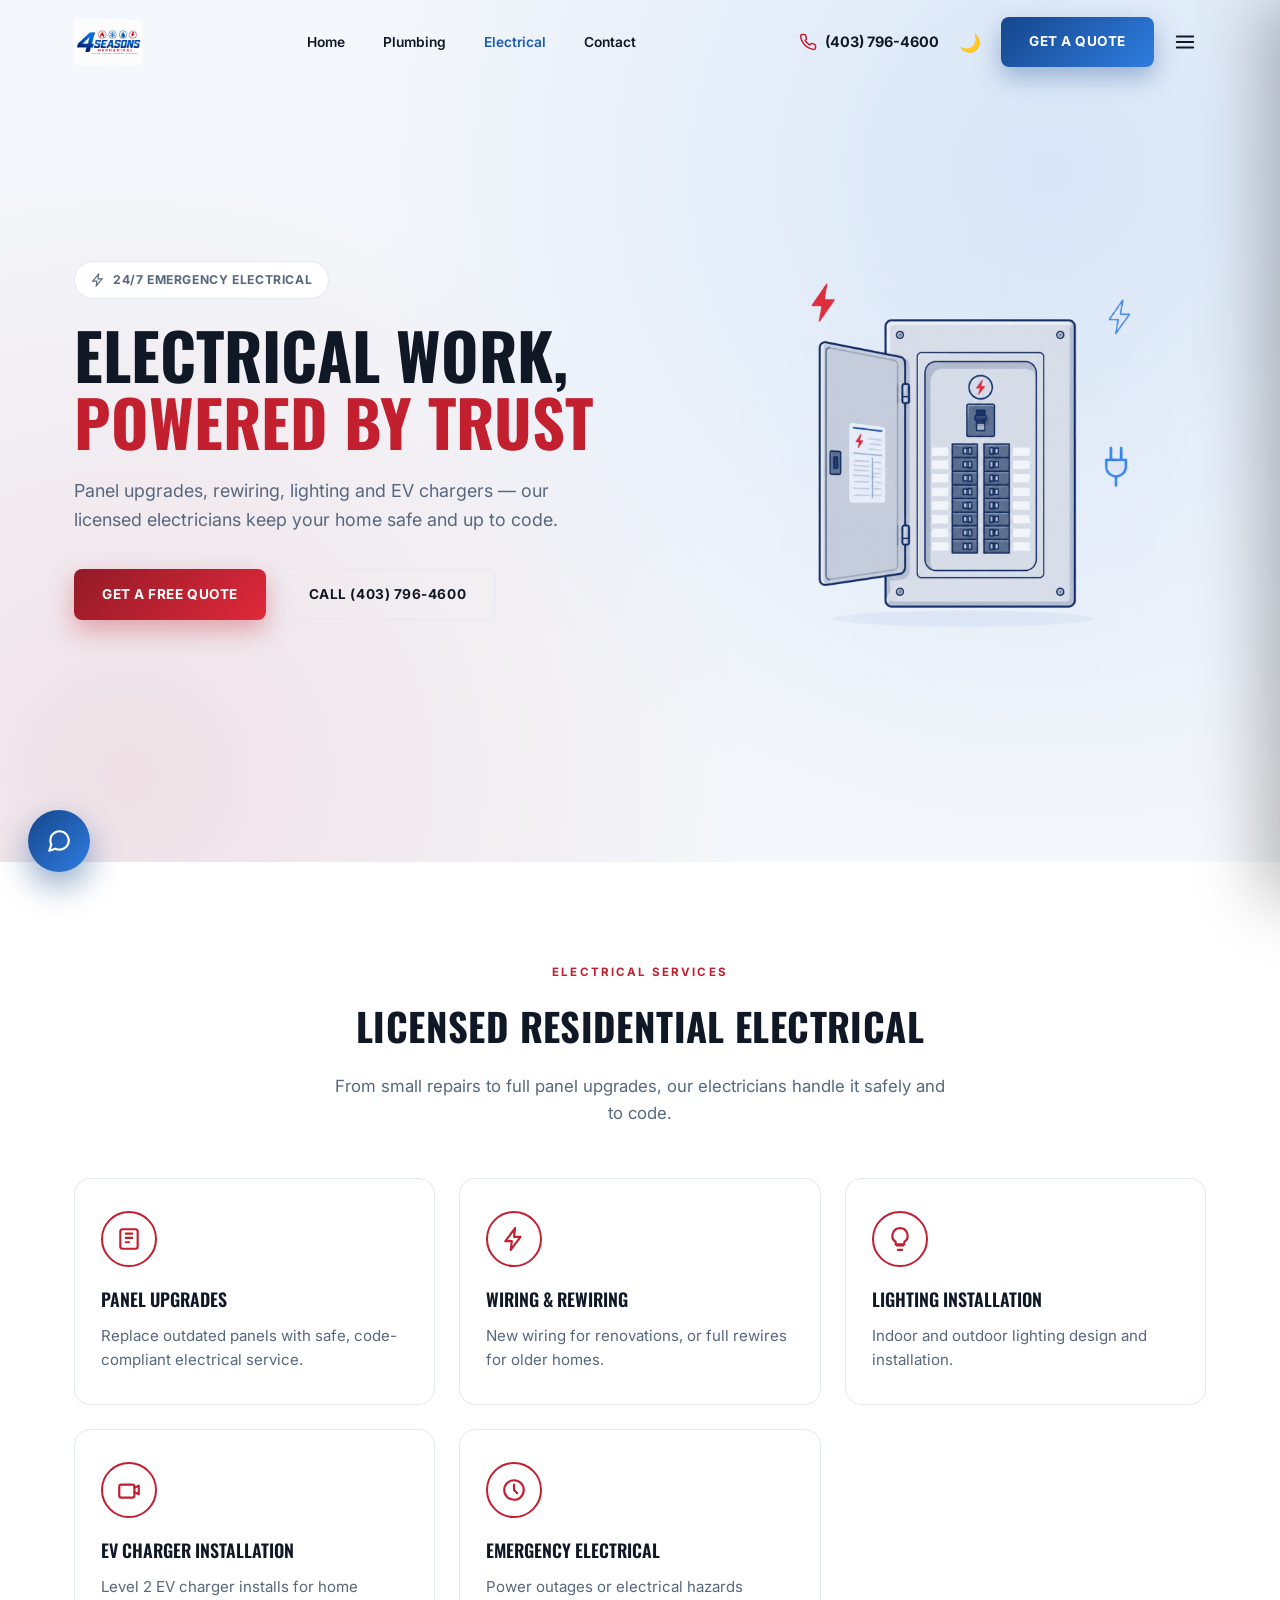
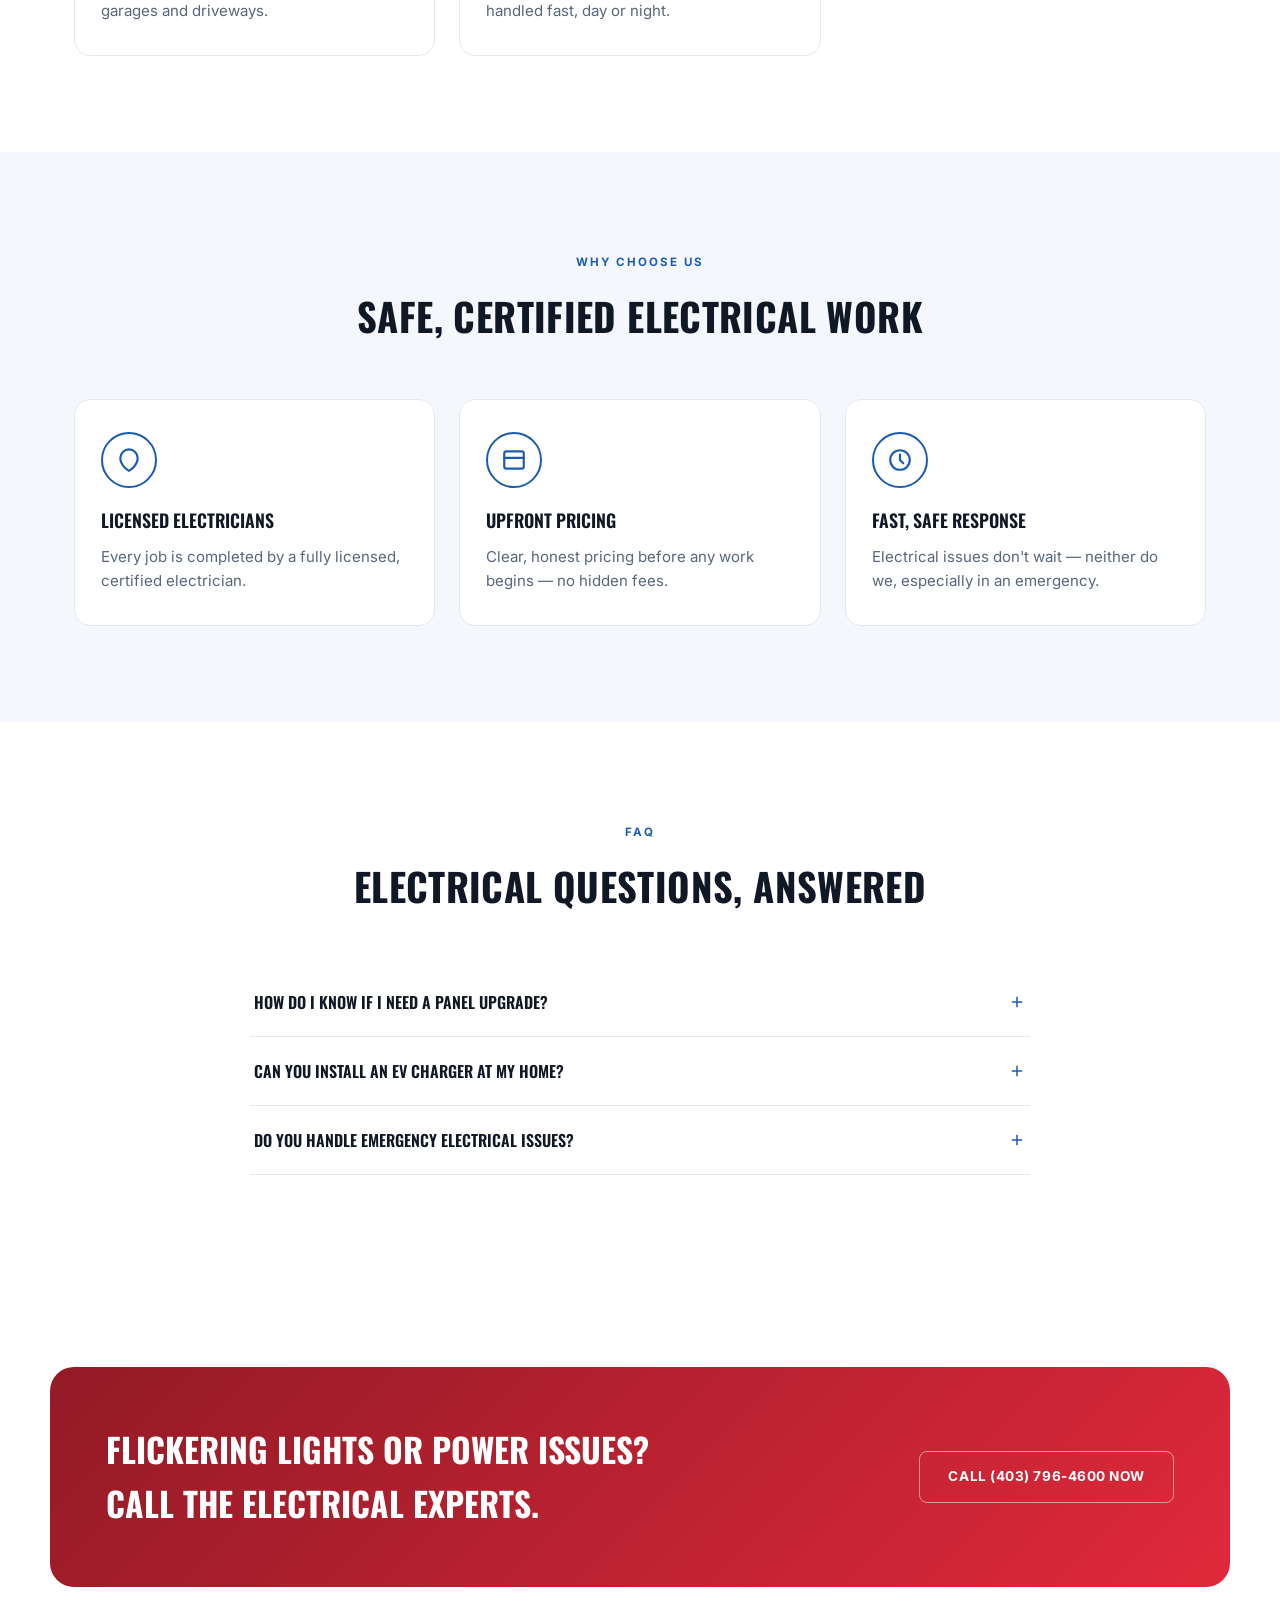
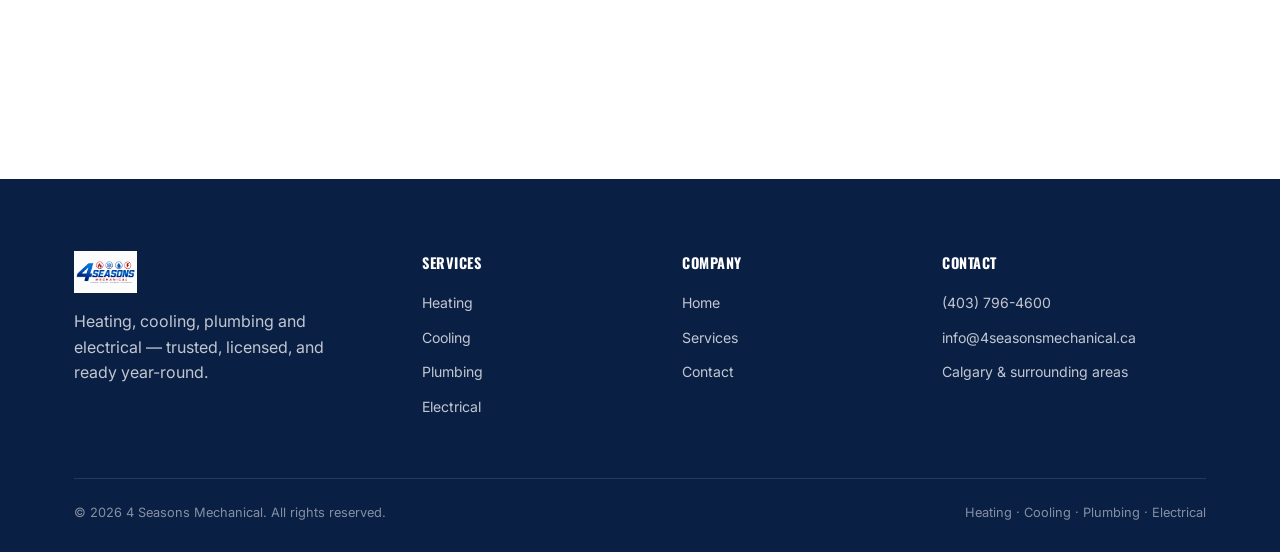
<file: electrical.html>
<!DOCTYPE html>
<html lang="en" data-theme="light">
<head>
<meta charset="UTF-8">
<meta name="viewport" content="width=device-width, initial-scale=1.0">
<title>Electrical Services | 4 Seasons Mechanical</title>
<meta name="description" content="Licensed electrical services from 4 Seasons Mechanical — panel upgrades, wiring, lighting, EV chargers and emergency electrical. Call (403) 796-4600.">
<link rel="icon" href="assets/4-seasons-logo.jpg">
<link rel="stylesheet" href="css/style.css">
</head>
<body>

<header id="header">
  <div class="container header-inner">
    <a href="index.html" class="logo">
      <img src="assets/4-seasons-logo.jpg" alt="4 Seasons Mechanical">
    </a>
    <nav class="main-nav">
      <a href="index.html">Home</a>
      <a href="plumbing.html">Plumbing</a>
      <a href="electrical.html">Electrical</a>
      <a href="contact.html">Contact</a>
    </nav>
    <div class="header-actions">
      <a href="tel:+14037964600" class="header-phone">
        <svg viewBox="0 0 24 24" fill="none" stroke="currentColor" stroke-width="2" stroke-linecap="round" stroke-linejoin="round"><path d="M22 16.92v3a2 2 0 0 1-2.18 2 19.79 19.79 0 0 1-8.63-3.07 19.5 19.5 0 0 1-6-6 19.79 19.79 0 0 1-3.07-8.67A2 2 0 0 1 4.11 2h3a2 2 0 0 1 2 1.72c.127.96.361 1.903.7 2.81a2 2 0 0 1-.45 2.11L8.09 9.91a16 16 0 0 0 6 6l1.27-1.27a2 2 0 0 1 2.11-.45c.907.339 1.85.573 2.81.7A2 2 0 0 1 22 16.92z"/></svg>
        <span>(403) 796-4600</span>
      </a>
      <button class="theme-toggle" id="themeToggle" title="Toggle theme">🌙</button>
      <a href="contact.html" class="btn-primary">Get a Quote</a>
      <button class="drawer-btn" id="drawerBtn" aria-label="Open menu">
        <svg viewBox="0 0 24 24" fill="none" stroke="currentColor" stroke-width="2" stroke-linecap="round"><line x1="3" y1="6" x2="21" y2="6"/><line x1="3" y1="12" x2="21" y2="12"/><line x1="3" y1="18" x2="21" y2="18"/></svg>
      </button>
    </div>
  </div>
</header>

<div class="drawer-overlay" id="drawerOverlay"></div>
<nav class="drawer" id="drawer">
  <div class="drawer-head">
    <img src="assets/4-seasons-logo.jpg" alt="4 Seasons Mechanical" class="drawer-logo">
    <button class="drawer-close" id="drawerClose">✕</button>
  </div>
  <div class="drawer-body">
    <div class="drawer-section">
      <span class="drawer-sec-label">Navigation</span>
      <div class="drawer-nav">
        <a href="index.html">Home</a>
        <a href="plumbing.html">Plumbing</a>
        <a href="electrical.html">Electrical</a>
        <a href="contact.html">Contact</a>
      </div>
    </div>
    <div class="drawer-section">
      <span class="drawer-sec-label">Contact Us</span>
      <div class="drawer-contact">
        <a href="tel:+14037964600">(403) 796-4600</a>
        <a href="mailto:info@4seasonsmechanical.ca">info@4seasonsmechanical.ca</a>
        <span>Mon–Fri [HOURS] &nbsp;|&nbsp; 24/7 Emergency</span>
      </div>
    </div>
  </div>
  <div class="drawer-foot">
    <button class="drawer-theme-btn" id="drawerThemeBtn">
      <span id="drawerThemeIcon">🌙</span>
      <span id="drawerThemeLabel">Dark Mode</span>
    </button>
  </div>
</nav>

<!-- ── Hero ───────────────────────────────── -->
<section class="hero">
  <div class="container hero-grid">
    <div>
      <div class="hero-badges">
        <span class="hero-badge-pill">
          <svg viewBox="0 0 24 24" fill="none" stroke="currentColor" stroke-width="2"><path d="M13 2 3 14h7l-1 8 10-12h-7l1-8z"/></svg>
          24/7 Emergency Electrical
        </span>
      </div>
      <h1 class="hero-title">Electrical Work,<br><span class="accent-red">Powered By Trust</span></h1>
      <p class="hero-lede">Panel upgrades, rewiring, lighting and EV chargers — our licensed electricians keep your home safe and up to code.</p>
      <div class="hero-actions">
        <a href="contact.html" class="btn-secondary">Get a Free Quote</a>
        <a href="tel:+14037964600" class="btn-ghost">Call (403) 796-4600</a>
      </div>
    </div>
    <div class="hero-visual">
      <div class="hero-visual-card">
        <img class="hero-illustration no-extra-shadow" src="assets/electrical-panel.png" alt="Illustration of an electrical panel">
      </div>
    </div>
  </div>
</section>

<!-- ── Services ───────────────────────────── -->
<section class="section" id="electrical-services">
  <div class="container">
    <div class="section-head center">
      <span class="eyebrow red">Electrical Services</span>
      <h2 class="section-title">Licensed Residential Electrical</h2>
      <p class="section-sub">From small repairs to full panel upgrades, our electricians handle it safely and to code.</p>
    </div>
    <div class="grid-3">
      <div class="card">
        <div class="badge-icon red"><svg viewBox="0 0 24 24" fill="none" stroke="currentColor" stroke-width="2" stroke-linecap="round" stroke-linejoin="round"><rect x="4" y="3" width="16" height="18" rx="2"/><path d="M9 7h6M9 11h6M9 15h3"/></svg></div>
        <h3>Panel Upgrades</h3>
        <p>Replace outdated panels with safe, code-compliant electrical service.</p>
      </div>
      <div class="card">
        <div class="badge-icon red"><svg viewBox="0 0 24 24" fill="none" stroke="currentColor" stroke-width="2" stroke-linecap="round" stroke-linejoin="round"><path d="m13 2-9 12h6l-1 8 9-12h-6l1-8z"/></svg></div>
        <h3>Wiring &amp; Rewiring</h3>
        <p>New wiring for renovations, or full rewires for older homes.</p>
      </div>
      <div class="card">
        <div class="badge-icon red"><svg viewBox="0 0 24 24" fill="none" stroke="currentColor" stroke-width="2" stroke-linecap="round" stroke-linejoin="round"><path d="M9 18h6M10 22h4M12 2a7 7 0 0 0-4 12.75V17h8v-2.25A7 7 0 0 0 12 2z"/></svg></div>
        <h3>Lighting Installation</h3>
        <p>Indoor and outdoor lighting design and installation.</p>
      </div>
      <div class="card">
        <div class="badge-icon red"><svg viewBox="0 0 24 24" fill="none" stroke="currentColor" stroke-width="2" stroke-linecap="round" stroke-linejoin="round"><rect x="3" y="7" width="14" height="12" rx="2"/><path d="M17 10l4-2v8l-4-2"/></svg></div>
        <h3>EV Charger Installation</h3>
        <p>Level 2 EV charger installs for home garages and driveways.</p>
      </div>
      <div class="card">
        <div class="badge-icon red"><svg viewBox="0 0 24 24" fill="none" stroke="currentColor" stroke-width="2" stroke-linecap="round" stroke-linejoin="round"><circle cx="12" cy="12" r="9"/><path d="M12 7v5l3 3"/></svg></div>
        <h3>Emergency Electrical</h3>
        <p>Power outages or electrical hazards handled fast, day or night.</p>
      </div>
    </div>
  </div>
</section>

<!-- ── Why Choose Us ──────────────────────── -->
<section class="section section-alt">
  <div class="container">
    <div class="section-head center">
      <span class="eyebrow">Why Choose Us</span>
      <h2 class="section-title">Safe, Certified Electrical Work</h2>
    </div>
    <div class="grid-3">
      <div class="card">
        <div class="badge-icon blue"><svg viewBox="0 0 24 24" fill="none" stroke="currentColor" stroke-width="2" stroke-linecap="round" stroke-linejoin="round"><path d="M12 22s8-4.5 8-11.8A8 8 0 0 0 4 10.2C4 17.5 12 22 12 22z"/></svg></div>
        <h3>Licensed Electricians</h3>
        <p>Every job is completed by a fully licensed, certified electrician.</p>
      </div>
      <div class="card">
        <div class="badge-icon blue"><svg viewBox="0 0 24 24" fill="none" stroke="currentColor" stroke-width="2" stroke-linecap="round" stroke-linejoin="round"><rect x="3" y="4" width="18" height="16" rx="2"/><path d="M3 10h18"/></svg></div>
        <h3>Upfront Pricing</h3>
        <p>Clear, honest pricing before any work begins — no hidden fees.</p>
      </div>
      <div class="card">
        <div class="badge-icon blue"><svg viewBox="0 0 24 24" fill="none" stroke="currentColor" stroke-width="2" stroke-linecap="round" stroke-linejoin="round"><circle cx="12" cy="12" r="9"/><path d="M12 7v5l3 3"/></svg></div>
        <h3>Fast, Safe Response</h3>
        <p>Electrical issues don't wait — neither do we, especially in an emergency.</p>
      </div>
    </div>
  </div>
</section>

<!-- ── FAQ ────────────────────────────────── -->
<section class="section">
  <div class="container">
    <div class="section-head center">
      <span class="eyebrow">FAQ</span>
      <h2 class="section-title">Electrical Questions, Answered</h2>
    </div>
    <div class="faq-list">
      <div class="faq-item">
        <button class="faq-q"><span>How do I know if I need a panel upgrade?</span><svg viewBox="0 0 24 24" fill="none" stroke="currentColor" stroke-width="2"><line x1="12" y1="5" x2="12" y2="19"/><line x1="5" y1="12" x2="19" y2="12"/></svg></button>
        <div class="faq-a"><p>Frequent breaker trips, flickering lights, or an older fuse box are common signs. We can inspect your panel and recommend the right solution.</p></div>
      </div>
      <div class="faq-item">
        <button class="faq-q"><span>Can you install an EV charger at my home?</span><svg viewBox="0 0 24 24" fill="none" stroke="currentColor" stroke-width="2"><line x1="12" y1="5" x2="12" y2="19"/><line x1="5" y1="12" x2="19" y2="12"/></svg></button>
        <div class="faq-a"><p>Yes — we install Level 2 EV chargers and can advise on panel capacity if an upgrade is needed first.</p></div>
      </div>
      <div class="faq-item">
        <button class="faq-q"><span>Do you handle emergency electrical issues?</span><svg viewBox="0 0 24 24" fill="none" stroke="currentColor" stroke-width="2"><line x1="12" y1="5" x2="12" y2="19"/><line x1="5" y1="12" x2="19" y2="12"/></svg></button>
        <div class="faq-a"><p>Yes, we offer 24/7 emergency electrical service for hazards like sparking outlets, power loss, or exposed wiring.</p></div>
      </div>
    </div>
  </div>
</section>

<!-- ── CTA Banner ─────────────────────────── -->
<div class="section">
  <div class="cta-banner red">
    <h2>Flickering Lights or Power Issues?<br>Call the Electrical Experts.</h2>
    <a href="tel:+14037964600" class="btn-ghost">Call (403) 796-4600 Now</a>
  </div>
</div>

<footer>
  <div class="container">
    <div class="footer-grid">
      <div>
        <div class="footer-logo">
          <img src="assets/4-seasons-logo.jpg" alt="4 Seasons Mechanical">
        </div>
        <p style="max-width:280px;">Heating, cooling, plumbing and electrical — trusted, licensed, and ready year-round.</p>
      </div>
      <div class="footer-col">
        <h4>Services</h4>
        <a href="index.html#hvac-details">Heating</a>
        <a href="index.html#hvac-details">Cooling</a>
        <a href="plumbing.html">Plumbing</a>
        <a href="electrical.html">Electrical</a>
      </div>
      <div class="footer-col">
        <h4>Company</h4>
        <a href="index.html">Home</a>
        <a href="index.html#services">Services</a>
        <a href="contact.html">Contact</a>
      </div>
      <div class="footer-col">
        <h4>Contact</h4>
        <span>(403) 796-4600</span>
        <span>info@4seasonsmechanical.ca</span>
        <span>Calgary &amp; surrounding areas</span>
      </div>
    </div>
    <div class="footer-bottom">
      <span>© 2026 4 Seasons Mechanical. All rights reserved.</span>
      <span>Heating · Cooling · Plumbing · Electrical</span>
    </div>
  </div>
</footer>

<div class="quote-popup" id="quotePopup">
  <button class="qp-dismiss" id="qpDismiss">✕</button>
  <span class="qp-eyebrow">Limited Time</span>
  <h3 class="qp-headline">Get Your Free<br>Quote Today</h3>
  <p class="qp-sub">Heating, cooling, plumbing or electrical — tell us what you need and we'll take it from there.</p>
  <div class="qp-actions">
    <a href="contact.html" class="qp-btn">Get Quote</a>
    <a href="tel:+14037964600" class="qp-call">or Call Now</a>
  </div>
</div>
<button class="quote-pill" id="quotePill">Get a Free Quote</button>

<div class="chat-wrap" id="chatWrap">
  <div class="cb-bubble" id="chatBubble">
    Questions? Chat with us! <button class="cb-bubble-x" id="chatBubbleClose">✕</button>
  </div>
  <div class="chat-panel" id="chatPanel">
    <div class="chat-head">
      <div class="chat-head-title"><span class="chat-head-dot"></span> 4 Seasons Assistant</div>
      <button class="chat-head-close" id="chatClose">✕</button>
    </div>
    <div class="chat-msgs" id="chatMsgs"></div>
    <div class="chat-input-row">
      <input type="text" class="chat-input" id="chatInput" placeholder="Ask me anything…" autocomplete="off">
      <button class="chat-send" id="chatSend" aria-label="Send">
        <svg viewBox="0 0 24 24" fill="none" stroke="currentColor" stroke-width="2" stroke-linecap="round" stroke-linejoin="round"><line x1="22" y1="2" x2="11" y2="13"/><polygon points="22 2 15 22 11 13 2 9 22 2"/></svg>
      </button>
    </div>
  </div>
  <button class="chat-btn" id="chatBtn" aria-label="Chat with us">
    <svg viewBox="0 0 24 24" fill="none" stroke="currentColor" stroke-width="2" stroke-linecap="round" stroke-linejoin="round"><path d="M21 11.5a8.38 8.38 0 0 1-.9 3.8 8.5 8.5 0 0 1-7.6 4.7 8.38 8.38 0 0 1-3.8-.9L3 21l1.9-5.7a8.38 8.38 0 0 1-.9-3.8 8.5 8.5 0 0 1 4.7-7.6 8.38 8.38 0 0 1 3.8-.9h.5a8.48 8.48 0 0 1 8 8v.5z"/></svg>
  </button>
</div>

<script src="js/main.js"></script>
</body>
</html>
</file>
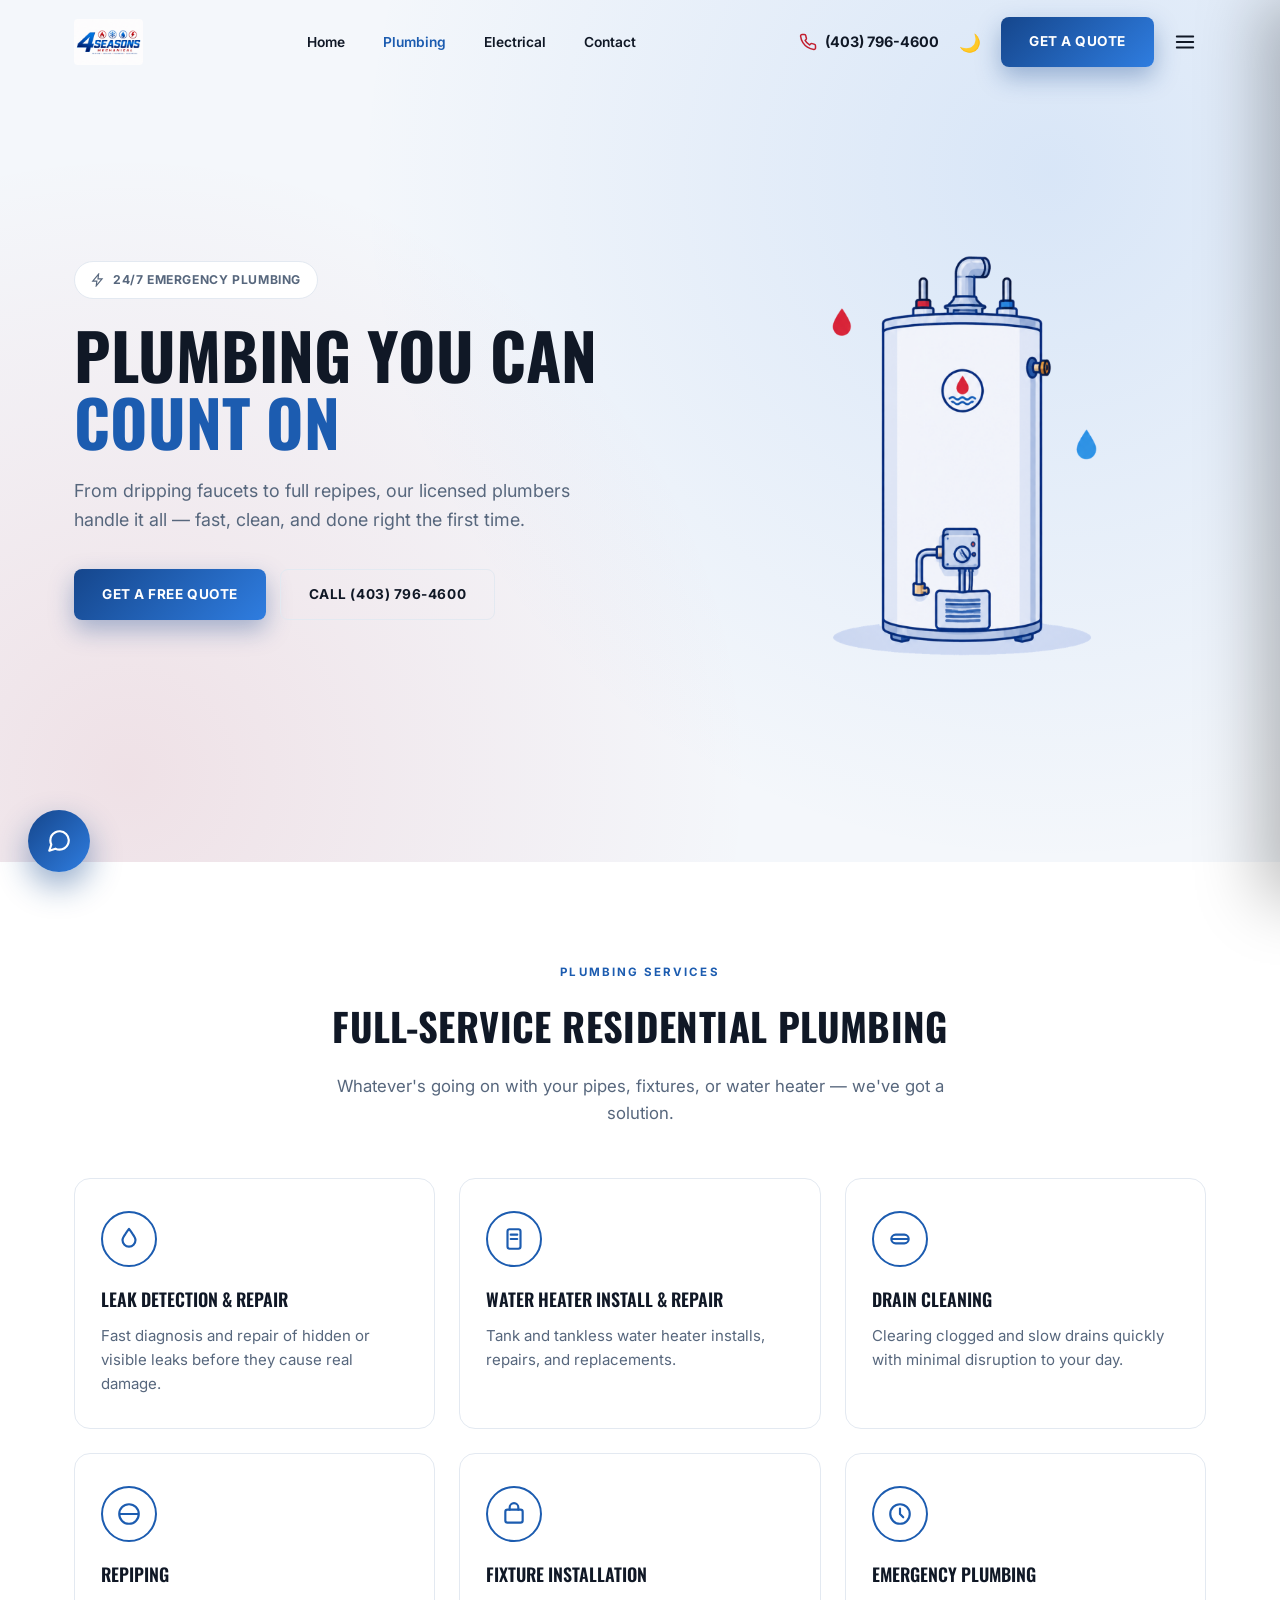
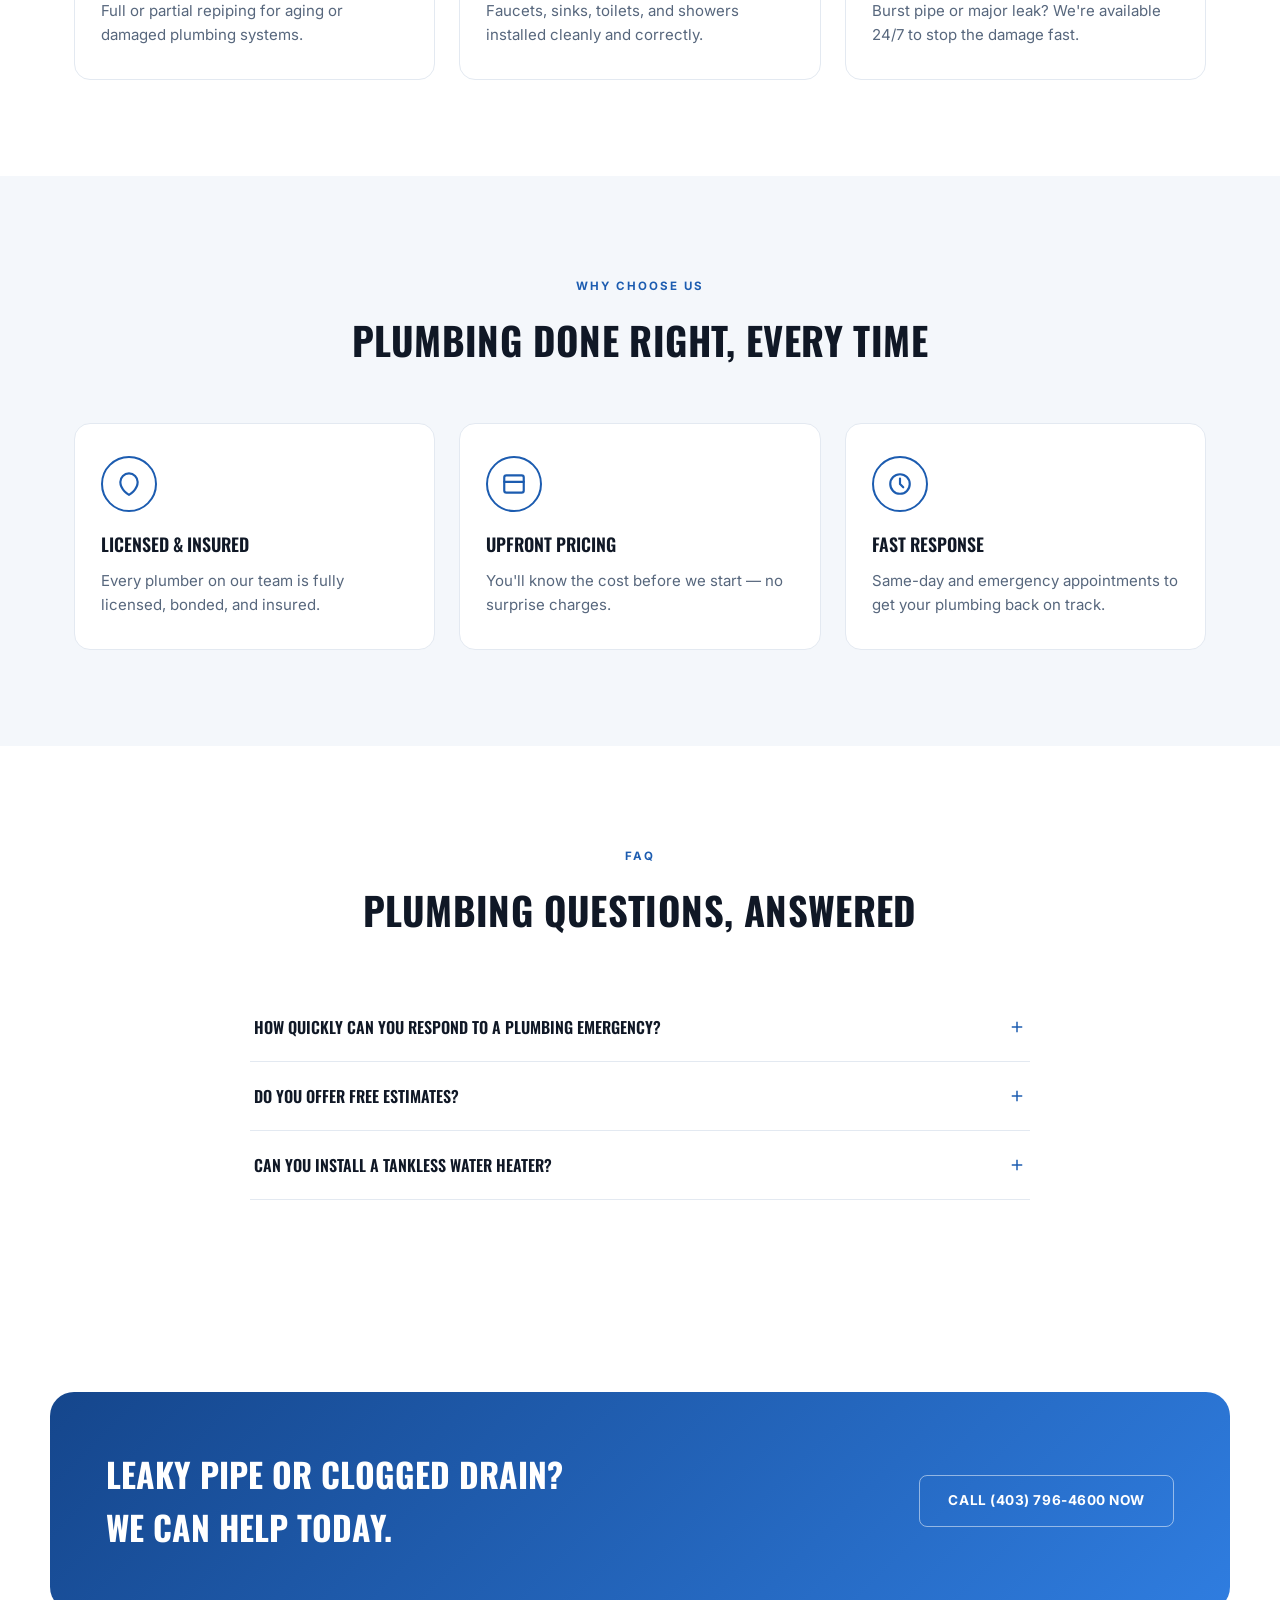
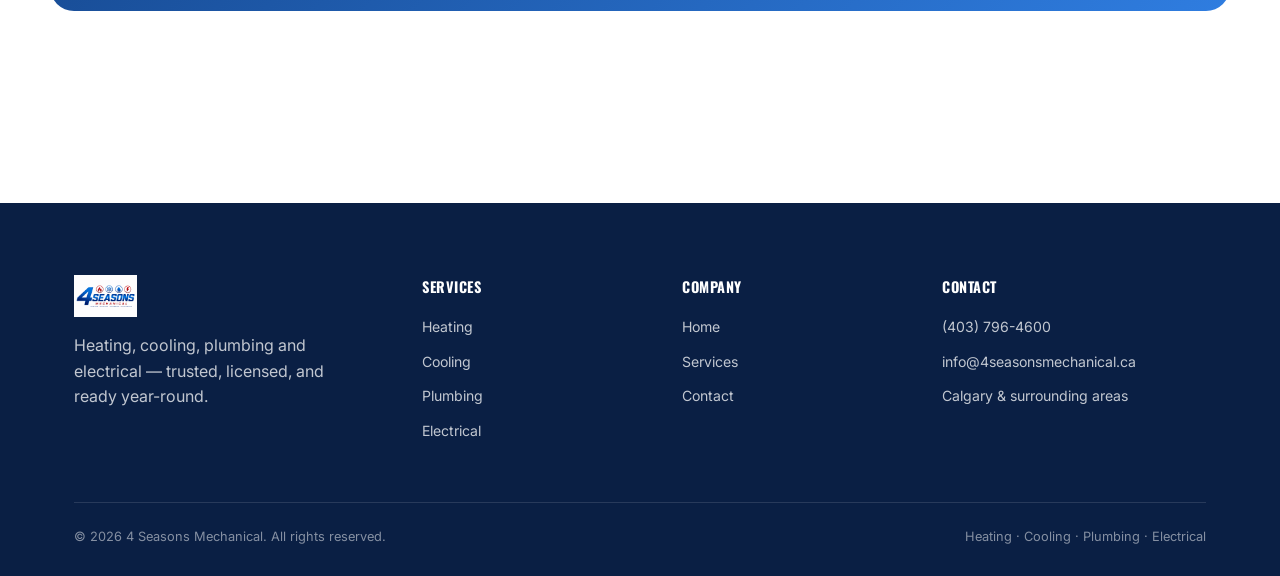
<file: plumbing.html>
<!DOCTYPE html>
<html lang="en" data-theme="light">
<head>
<meta charset="UTF-8">
<meta name="viewport" content="width=device-width, initial-scale=1.0">
<title>Plumbing Services | 4 Seasons Mechanical</title>
<meta name="description" content="Reliable plumbing services from 4 Seasons Mechanical — leak repair, water heaters, drain cleaning, repiping and emergency plumbing. Call (403) 796-4600.">
<link rel="icon" href="assets/4-seasons-logo.jpg">
<link rel="stylesheet" href="css/style.css">
</head>
<body>

<header id="header">
  <div class="container header-inner">
    <a href="index.html" class="logo">
      <img src="assets/4-seasons-logo.jpg" alt="4 Seasons Mechanical">
    </a>
    <nav class="main-nav">
      <a href="index.html">Home</a>
      <a href="plumbing.html">Plumbing</a>
      <a href="electrical.html">Electrical</a>
      <a href="contact.html">Contact</a>
    </nav>
    <div class="header-actions">
      <a href="tel:+14037964600" class="header-phone">
        <svg viewBox="0 0 24 24" fill="none" stroke="currentColor" stroke-width="2" stroke-linecap="round" stroke-linejoin="round"><path d="M22 16.92v3a2 2 0 0 1-2.18 2 19.79 19.79 0 0 1-8.63-3.07 19.5 19.5 0 0 1-6-6 19.79 19.79 0 0 1-3.07-8.67A2 2 0 0 1 4.11 2h3a2 2 0 0 1 2 1.72c.127.96.361 1.903.7 2.81a2 2 0 0 1-.45 2.11L8.09 9.91a16 16 0 0 0 6 6l1.27-1.27a2 2 0 0 1 2.11-.45c.907.339 1.85.573 2.81.7A2 2 0 0 1 22 16.92z"/></svg>
        <span>(403) 796-4600</span>
      </a>
      <button class="theme-toggle" id="themeToggle" title="Toggle theme">🌙</button>
      <a href="contact.html" class="btn-primary">Get a Quote</a>
      <button class="drawer-btn" id="drawerBtn" aria-label="Open menu">
        <svg viewBox="0 0 24 24" fill="none" stroke="currentColor" stroke-width="2" stroke-linecap="round"><line x1="3" y1="6" x2="21" y2="6"/><line x1="3" y1="12" x2="21" y2="12"/><line x1="3" y1="18" x2="21" y2="18"/></svg>
      </button>
    </div>
  </div>
</header>

<div class="drawer-overlay" id="drawerOverlay"></div>
<nav class="drawer" id="drawer">
  <div class="drawer-head">
    <img src="assets/4-seasons-logo.jpg" alt="4 Seasons Mechanical" class="drawer-logo">
    <button class="drawer-close" id="drawerClose">✕</button>
  </div>
  <div class="drawer-body">
    <div class="drawer-section">
      <span class="drawer-sec-label">Navigation</span>
      <div class="drawer-nav">
        <a href="index.html">Home</a>
        <a href="plumbing.html">Plumbing</a>
        <a href="electrical.html">Electrical</a>
        <a href="contact.html">Contact</a>
      </div>
    </div>
    <div class="drawer-section">
      <span class="drawer-sec-label">Contact Us</span>
      <div class="drawer-contact">
        <a href="tel:+14037964600">(403) 796-4600</a>
        <a href="mailto:info@4seasonsmechanical.ca">info@4seasonsmechanical.ca</a>
        <span>Mon–Fri [HOURS] &nbsp;|&nbsp; 24/7 Emergency</span>
      </div>
    </div>
  </div>
  <div class="drawer-foot">
    <button class="drawer-theme-btn" id="drawerThemeBtn">
      <span id="drawerThemeIcon">🌙</span>
      <span id="drawerThemeLabel">Dark Mode</span>
    </button>
  </div>
</nav>

<!-- ── Hero ───────────────────────────────── -->
<section class="hero">
  <div class="container hero-grid">
    <div>
      <div class="hero-badges">
        <span class="hero-badge-pill">
          <svg viewBox="0 0 24 24" fill="none" stroke="currentColor" stroke-width="2"><path d="M13 2 3 14h7l-1 8 10-12h-7l1-8z"/></svg>
          24/7 Emergency Plumbing
        </span>
      </div>
      <h1 class="hero-title">Plumbing You Can<br><span class="accent">Count On</span></h1>
      <p class="hero-lede">From dripping faucets to full repipes, our licensed plumbers handle it all — fast, clean, and done right the first time.</p>
      <div class="hero-actions">
        <a href="contact.html" class="btn-primary">Get a Free Quote</a>
        <a href="tel:+14037964600" class="btn-ghost">Call (403) 796-4600</a>
      </div>
    </div>
    <div class="hero-visual">
      <div class="hero-visual-card">
        <img class="hero-illustration no-extra-shadow" src="assets/water-heater.png" alt="Illustration of a water heater tank">
      </div>
    </div>
  </div>
</section>

<!-- ── Services ───────────────────────────── -->
<section class="section" id="plumbing-services">
  <div class="container">
    <div class="section-head center">
      <span class="eyebrow">Plumbing Services</span>
      <h2 class="section-title">Full-Service Residential Plumbing</h2>
      <p class="section-sub">Whatever's going on with your pipes, fixtures, or water heater — we've got a solution.</p>
    </div>
    <div class="grid-3">
      <div class="card">
        <div class="badge-icon blue"><svg viewBox="0 0 24 24" fill="none" stroke="currentColor" stroke-width="2" stroke-linecap="round" stroke-linejoin="round"><path d="M12 2.69s-1.6 2.05-3.28 4.53C7.14 9.4 6 11.3 6 13a6 6 0 0 0 12 0c0-1.7-1.14-3.6-2.72-5.78C13.6 4.74 12 2.69 12 2.69z"/></svg></div>
        <h3>Leak Detection &amp; Repair</h3>
        <p>Fast diagnosis and repair of hidden or visible leaks before they cause real damage.</p>
      </div>
      <div class="card">
        <div class="badge-icon blue"><svg viewBox="0 0 24 24" fill="none" stroke="currentColor" stroke-width="2" stroke-linecap="round" stroke-linejoin="round"><rect x="6" y="3" width="12" height="18" rx="2"/><path d="M9 8h6M9 12h6"/></svg></div>
        <h3>Water Heater Install &amp; Repair</h3>
        <p>Tank and tankless water heater installs, repairs, and replacements.</p>
      </div>
      <div class="card">
        <div class="badge-icon blue"><svg viewBox="0 0 24 24" fill="none" stroke="currentColor" stroke-width="2" stroke-linecap="round" stroke-linejoin="round"><path d="M4 12h16M4 12a4 4 0 0 1 4-4h8a4 4 0 0 1 4 4M4 12a4 4 0 0 0 4 4h8a4 4 0 0 0 4-4"/></svg></div>
        <h3>Drain Cleaning</h3>
        <p>Clearing clogged and slow drains quickly with minimal disruption to your day.</p>
      </div>
      <div class="card">
        <div class="badge-icon blue"><svg viewBox="0 0 24 24" fill="none" stroke="currentColor" stroke-width="2" stroke-linecap="round" stroke-linejoin="round"><path d="M3 12h18M3 12a9 9 0 0 1 18 0M3 12a9 9 0 0 0 18 0"/></svg></div>
        <h3>Repiping</h3>
        <p>Full or partial repiping for aging or damaged plumbing systems.</p>
      </div>
      <div class="card">
        <div class="badge-icon blue"><svg viewBox="0 0 24 24" fill="none" stroke="currentColor" stroke-width="2" stroke-linecap="round" stroke-linejoin="round"><rect x="4" y="8" width="16" height="12" rx="2"/><path d="M8 8V6a4 4 0 0 1 8 0v2"/></svg></div>
        <h3>Fixture Installation</h3>
        <p>Faucets, sinks, toilets, and showers installed cleanly and correctly.</p>
      </div>
      <div class="card">
        <div class="badge-icon blue"><svg viewBox="0 0 24 24" fill="none" stroke="currentColor" stroke-width="2" stroke-linecap="round" stroke-linejoin="round"><circle cx="12" cy="12" r="9"/><path d="M12 7v5l3 3"/></svg></div>
        <h3>Emergency Plumbing</h3>
        <p>Burst pipe or major leak? We're available 24/7 to stop the damage fast.</p>
      </div>
    </div>
  </div>
</section>

<!-- ── Why Choose Us ──────────────────────── -->
<section class="section section-alt">
  <div class="container">
    <div class="section-head center">
      <span class="eyebrow">Why Choose Us</span>
      <h2 class="section-title">Plumbing Done Right, Every Time</h2>
    </div>
    <div class="grid-3">
      <div class="card">
        <div class="badge-icon blue"><svg viewBox="0 0 24 24" fill="none" stroke="currentColor" stroke-width="2" stroke-linecap="round" stroke-linejoin="round"><path d="M12 22s8-4.5 8-11.8A8 8 0 0 0 4 10.2C4 17.5 12 22 12 22z"/></svg></div>
        <h3>Licensed &amp; Insured</h3>
        <p>Every plumber on our team is fully licensed, bonded, and insured.</p>
      </div>
      <div class="card">
        <div class="badge-icon blue"><svg viewBox="0 0 24 24" fill="none" stroke="currentColor" stroke-width="2" stroke-linecap="round" stroke-linejoin="round"><rect x="3" y="4" width="18" height="16" rx="2"/><path d="M3 10h18"/></svg></div>
        <h3>Upfront Pricing</h3>
        <p>You'll know the cost before we start — no surprise charges.</p>
      </div>
      <div class="card">
        <div class="badge-icon blue"><svg viewBox="0 0 24 24" fill="none" stroke="currentColor" stroke-width="2" stroke-linecap="round" stroke-linejoin="round"><circle cx="12" cy="12" r="9"/><path d="M12 7v5l3 3"/></svg></div>
        <h3>Fast Response</h3>
        <p>Same-day and emergency appointments to get your plumbing back on track.</p>
      </div>
    </div>
  </div>
</section>

<!-- ── FAQ ────────────────────────────────── -->
<section class="section">
  <div class="container">
    <div class="section-head center">
      <span class="eyebrow">FAQ</span>
      <h2 class="section-title">Plumbing Questions, Answered</h2>
    </div>
    <div class="faq-list">
      <div class="faq-item">
        <button class="faq-q"><span>How quickly can you respond to a plumbing emergency?</span><svg viewBox="0 0 24 24" fill="none" stroke="currentColor" stroke-width="2"><line x1="12" y1="5" x2="12" y2="19"/><line x1="5" y1="12" x2="19" y2="12"/></svg></button>
        <div class="faq-a"><p>We offer 24/7 emergency plumbing service and aim to be on-site as quickly as possible for urgent issues like burst pipes or major leaks.</p></div>
      </div>
      <div class="faq-item">
        <button class="faq-q"><span>Do you offer free estimates?</span><svg viewBox="0 0 24 24" fill="none" stroke="currentColor" stroke-width="2"><line x1="12" y1="5" x2="12" y2="19"/><line x1="5" y1="12" x2="19" y2="12"/></svg></button>
        <div class="faq-a"><p>Yes — we provide free, no-obligation quotes for plumbing work before any job begins.</p></div>
      </div>
      <div class="faq-item">
        <button class="faq-q"><span>Can you install a tankless water heater?</span><svg viewBox="0 0 24 24" fill="none" stroke="currentColor" stroke-width="2"><line x1="12" y1="5" x2="12" y2="19"/><line x1="5" y1="12" x2="19" y2="12"/></svg></button>
        <div class="faq-a"><p>Absolutely — we install and service both tank and tankless water heaters of all major brands.</p></div>
      </div>
    </div>
  </div>
</section>

<!-- ── CTA Banner ─────────────────────────── -->
<div class="section">
  <div class="cta-banner">
    <h2>Leaky Pipe or Clogged Drain?<br>We Can Help Today.</h2>
    <a href="tel:+14037964600" class="btn-ghost">Call (403) 796-4600 Now</a>
  </div>
</div>

<footer>
  <div class="container">
    <div class="footer-grid">
      <div>
        <div class="footer-logo">
          <img src="assets/4-seasons-logo.jpg" alt="4 Seasons Mechanical">
        </div>
        <p style="max-width:280px;">Heating, cooling, plumbing and electrical — trusted, licensed, and ready year-round.</p>
      </div>
      <div class="footer-col">
        <h4>Services</h4>
        <a href="index.html#hvac-details">Heating</a>
        <a href="index.html#hvac-details">Cooling</a>
        <a href="plumbing.html">Plumbing</a>
        <a href="electrical.html">Electrical</a>
      </div>
      <div class="footer-col">
        <h4>Company</h4>
        <a href="index.html">Home</a>
        <a href="index.html#services">Services</a>
        <a href="contact.html">Contact</a>
      </div>
      <div class="footer-col">
        <h4>Contact</h4>
        <span>(403) 796-4600</span>
        <span>info@4seasonsmechanical.ca</span>
        <span>Calgary &amp; surrounding areas</span>
      </div>
    </div>
    <div class="footer-bottom">
      <span>© 2026 4 Seasons Mechanical. All rights reserved.</span>
      <span>Heating · Cooling · Plumbing · Electrical</span>
    </div>
  </div>
</footer>

<div class="quote-popup" id="quotePopup">
  <button class="qp-dismiss" id="qpDismiss">✕</button>
  <span class="qp-eyebrow">Limited Time</span>
  <h3 class="qp-headline">Get Your Free<br>Quote Today</h3>
  <p class="qp-sub">Heating, cooling, plumbing or electrical — tell us what you need and we'll take it from there.</p>
  <div class="qp-actions">
    <a href="contact.html" class="qp-btn">Get Quote</a>
    <a href="tel:+14037964600" class="qp-call">or Call Now</a>
  </div>
</div>
<button class="quote-pill" id="quotePill">Get a Free Quote</button>

<div class="chat-wrap" id="chatWrap">
  <div class="cb-bubble" id="chatBubble">
    Questions? Chat with us! <button class="cb-bubble-x" id="chatBubbleClose">✕</button>
  </div>
  <div class="chat-panel" id="chatPanel">
    <div class="chat-head">
      <div class="chat-head-title"><span class="chat-head-dot"></span> 4 Seasons Assistant</div>
      <button class="chat-head-close" id="chatClose">✕</button>
    </div>
    <div class="chat-msgs" id="chatMsgs"></div>
    <div class="chat-input-row">
      <input type="text" class="chat-input" id="chatInput" placeholder="Ask me anything…" autocomplete="off">
      <button class="chat-send" id="chatSend" aria-label="Send">
        <svg viewBox="0 0 24 24" fill="none" stroke="currentColor" stroke-width="2" stroke-linecap="round" stroke-linejoin="round"><line x1="22" y1="2" x2="11" y2="13"/><polygon points="22 2 15 22 11 13 2 9 22 2"/></svg>
      </button>
    </div>
  </div>
  <button class="chat-btn" id="chatBtn" aria-label="Chat with us">
    <svg viewBox="0 0 24 24" fill="none" stroke="currentColor" stroke-width="2" stroke-linecap="round" stroke-linejoin="round"><path d="M21 11.5a8.38 8.38 0 0 1-.9 3.8 8.5 8.5 0 0 1-7.6 4.7 8.38 8.38 0 0 1-3.8-.9L3 21l1.9-5.7a8.38 8.38 0 0 1-.9-3.8 8.5 8.5 0 0 1 4.7-7.6 8.38 8.38 0 0 1 3.8-.9h.5a8.48 8.48 0 0 1 8 8v.5z"/></svg>
  </button>
</div>

<script src="js/main.js"></script>
</body>
</html>
</file>
<file: css/style.css>
/* ============================================================
   4 Seasons Mechanical — Shared Stylesheet
   Heating · Cooling · Plumbing · Electrical
   ============================================================ */

@import url('https://fonts.googleapis.com/css2?family=Oswald:wght@500;600;700&family=Inter:wght@400;500;600;700;800&display=swap');

:root {
  --blue-900: #0a1f44;
  --blue-800: #0f2c5c;
  --blue-700: #15468c;
  --blue-600: #1c5cb0;
  --blue-500: #2f7de0;
  --blue-400: #5b9bec;
  --blue-100: #eaf2fc;

  --red-800: #6e0f1c;
  --red-700: #931a26;
  --red-600: #c21f2f;
  --red-500: #e0293b;
  --red-100: #fdeaec;

  --bg: #ffffff;
  --bg-alt: #f4f7fb;
  --surface: #ffffff;
  --text: #101826;
  --text-muted: #57677d;
  --border: #e3e9f1;
  --shadow: 0 10px 30px rgba(15, 44, 92, 0.08);

  --accent-gradient: linear-gradient(135deg, var(--blue-700) 0%, var(--blue-500) 100%);
  --accent-gradient-red: linear-gradient(135deg, var(--red-700) 0%, var(--red-500) 100%);

  --font-display: 'Oswald', 'Arial Narrow', sans-serif;
  --font-body: 'Inter', -apple-system, BlinkMacSystemFont, sans-serif;

  --header-h: 84px;
}

[data-theme="dark"] {
  --bg: #070d18;
  --bg-alt: #0c1524;
  --surface: #0e1a2c;
  --text: #eef2f8;
  --text-muted: #9fb0c7;
  --border: #1c2c42;
  --blue-100: #122845;
  --red-100: #2b141a;
  --shadow: 0 10px 30px rgba(0, 0, 0, 0.45);
}

* { margin: 0; padding: 0; box-sizing: border-box; }

html { scroll-behavior: smooth; }

body {
  font-family: var(--font-body);
  background: var(--bg);
  color: var(--text);
  line-height: 1.6;
  -webkit-font-smoothing: antialiased;
  transition: background 0.3s ease, color 0.3s ease;
  overflow-x: hidden;
}

img { max-width: 100%; display: block; }
a { text-decoration: none; color: inherit; }
ul { list-style: none; }
button { font-family: inherit; cursor: pointer; border: none; background: none; color: inherit; }
input, textarea, select { font-family: inherit; }

.container {
  width: 100%;
  max-width: 1180px;
  margin: 0 auto;
  padding: 0 24px;
}

.section { padding: 96px 0; }
.section-alt { background: var(--bg-alt); }

.eyebrow {
  display: inline-flex;
  align-items: center;
  gap: 8px;
  font-family: var(--font-body);
  font-size: 0.72rem;
  font-weight: 700;
  letter-spacing: 0.18em;
  text-transform: uppercase;
  color: var(--blue-600);
  margin-bottom: 14px;
}
[data-theme="dark"] .eyebrow { color: var(--blue-400); }
.eyebrow.red { color: var(--red-600); }
[data-theme="dark"] .eyebrow.red { color: var(--red-500); }

.section-title {
  font-family: var(--font-display);
  font-weight: 700;
  text-transform: uppercase;
  font-size: clamp(1.8rem, 3vw, 2.6rem);
  letter-spacing: 0.01em;
  margin-bottom: 16px;
}

.section-sub {
  color: var(--text-muted);
  max-width: 620px;
  font-size: 1.05rem;
}

.section-head { margin-bottom: 52px; }
.section-head.center { text-align: center; margin-left: auto; margin-right: auto; }
.section-head.center .section-sub { margin-left: auto; margin-right: auto; }

/* ── Buttons ─────────────────────────────────────────────── */
.btn-primary, .btn-secondary, .btn-ghost {
  display: inline-flex;
  align-items: center;
  justify-content: center;
  gap: 8px;
  font-weight: 700;
  font-size: 0.85rem;
  letter-spacing: 0.04em;
  text-transform: uppercase;
  padding: 14px 28px;
  border-radius: 8px;
  transition: transform 0.2s ease, box-shadow 0.2s ease, background 0.2s ease;
  white-space: nowrap;
}
.btn-primary {
  background: var(--accent-gradient);
  color: #fff;
  box-shadow: 0 10px 24px rgba(21, 70, 140, 0.35);
}
.btn-primary:hover { transform: translateY(-2px); box-shadow: 0 14px 30px rgba(21, 70, 140, 0.45); }
.btn-secondary {
  background: var(--accent-gradient-red);
  color: #fff;
  box-shadow: 0 10px 24px rgba(194, 31, 47, 0.35);
}
.btn-secondary:hover { transform: translateY(-2px); box-shadow: 0 14px 30px rgba(194, 31, 47, 0.45); }
.btn-ghost {
  background: transparent;
  color: var(--text);
  border: 1.5px solid var(--border);
}
.btn-ghost:hover { border-color: var(--blue-500); color: var(--blue-600); }
[data-theme="dark"] .btn-ghost:hover { color: var(--blue-400); }

/* ── Preloader: logo + icon pulse intro ─────────────────────── */
#preloader {
  position: fixed; inset: 0; z-index: 10000;
  background: var(--blue-900);
  overflow: hidden;
}
#preloader.pl-hidden { display: none; }

.pl-skip {
  position: absolute; top: 24px; left: 24px; z-index: 20;
  background: rgba(255,255,255,0.12); color: #fff;
  border: 1px solid rgba(255,255,255,0.3);
  padding: 8px 16px; border-radius: 20px; font-size: 0.75rem;
}
.pl-skip:hover { background: rgba(255,255,255,0.22); }

#preloader { transition: opacity 0.6s ease; }
#preloader.pl-fade-out { opacity: 0; }

.pl-inner {
  position: absolute; top: 50%; left: 50%; transform: translate(-50%, -50%);
  display: flex; flex-direction: column; align-items: center; gap: 30px;
}
.pl-logo-pop {
  width: min(200px, 46vw);
  border-radius: 10px;
  background: #fff;
  padding: 14px;
  animation: plLogoPop 0.7s cubic-bezier(0.34, 1.56, 0.64, 1) both;
}
@keyframes plLogoPop {
  from { opacity: 0; transform: scale(0.8); }
  to { opacity: 1; transform: scale(1); }
}
.pl-icons { display: flex; gap: 18px; }
.pl-icon {
  width: 46px; height: 46px;
  border-radius: 50%;
  border: 2px solid rgba(255,255,255,0.2);
  display: flex; align-items: center; justify-content: center;
  color: rgba(255,255,255,0.3);
  animation: plIconPulse 1.6s ease-in-out infinite;
}
.pl-icon svg { width: 20px; height: 20px; }
.pl-icon-flame { animation-delay: 0s; }
.pl-icon-snow { animation-delay: 0.2s; }
.pl-icon-drop { animation-delay: 0.4s; }
.pl-icon-bolt { animation-delay: 0.6s; }
@keyframes plIconPulse {
  0%, 100% { color: rgba(255,255,255,0.3); border-color: rgba(255,255,255,0.2); transform: scale(1); }
  30% { color: #fff; border-color: #fff; transform: scale(1.15); }
}

/* ── Header ──────────────────────────────────────────────── */
#header {
  position: fixed;
  top: 0; left: 0; right: 0;
  z-index: 900;
  height: var(--header-h);
  display: flex;
  align-items: center;
  background: transparent;
  transition: background 0.3s ease, box-shadow 0.3s ease, height 0.3s ease;
}
#header.scrolled {
  background: var(--surface);
  box-shadow: 0 2px 20px rgba(10, 25, 55, 0.08);
  height: 72px;
}
[data-theme="dark"] #header.scrolled { box-shadow: 0 2px 20px rgba(0,0,0,0.5); }

.header-inner {
  display: flex;
  align-items: center;
  justify-content: space-between;
  gap: 24px;
}

.logo { display: flex; align-items: center; gap: 12px; }
.logo img { height: 46px; width: auto; border-radius: 4px; }
.logo-text {
  font-family: var(--font-display);
  font-weight: 700;
  text-transform: uppercase;
  font-size: 1.1rem;
  line-height: 1.1;
  color: var(--text);
}
.logo-text span { display: block; font-size: 0.62rem; letter-spacing: 0.2em; color: var(--red-600); font-family: var(--font-body); font-weight: 700; }

nav.main-nav { display: flex; align-items: center; gap: 6px; }
nav.main-nav a {
  position: relative;
  padding: 10px 16px;
  font-size: 0.86rem;
  font-weight: 600;
  color: var(--text);
  border-radius: 6px;
  transition: color 0.2s ease, background 0.2s ease;
}
nav.main-nav a:hover { color: var(--blue-600); background: var(--blue-100); }
[data-theme="dark"] nav.main-nav a:hover { color: var(--blue-400); }
nav.main-nav a.active { color: var(--blue-600); }
[data-theme="dark"] nav.main-nav a.active { color: var(--blue-400); }

.header-actions { display: flex; align-items: center; gap: 10px; }

.header-phone {
  display: flex; align-items: center; gap: 8px;
  font-weight: 700; font-size: 0.9rem;
  color: var(--text);
}
.header-phone svg { width: 18px; height: 18px; color: var(--red-600); }

.theme-toggle, .drawer-btn {
  width: 42px; height: 42px;
  display: flex; align-items: center; justify-content: center;
  border-radius: 50%;
  font-size: 1.1rem;
  color: var(--text);
  transition: background 0.2s ease;
}
.theme-toggle:hover, .drawer-btn:hover { background: var(--blue-100); }
[data-theme="dark"] .theme-toggle:hover, [data-theme="dark"] .drawer-btn:hover { background: var(--blue-100); }
.drawer-btn svg { width: 22px; height: 22px; }

/* ── Drawer / Hamburger Sidebar ─────────────────────────────── */
.drawer-overlay {
  position: fixed; inset: 0;
  background: rgba(6, 12, 22, 0.55);
  z-index: 950;
  opacity: 0; pointer-events: none;
  transition: opacity 0.35s ease;
}
.drawer-overlay.open { opacity: 1; pointer-events: all; }

.drawer {
  position: fixed;
  top: 0; right: 0; bottom: 0;
  width: min(360px, 86vw);
  background: var(--surface);
  z-index: 960;
  transform: translateX(100%);
  transition: transform 0.4s cubic-bezier(0.65, 0, 0.35, 1);
  display: flex;
  flex-direction: column;
  box-shadow: -20px 0 60px rgba(0,0,0,0.25);
}
.drawer.open { transform: translateX(0); }

.drawer-head {
  display: flex; align-items: center; justify-content: space-between;
  padding: 24px; border-bottom: 1px solid var(--border);
}
.drawer-logo { height: 40px; }
.drawer-close {
  width: 38px; height: 38px; border-radius: 50%;
  display: flex; align-items: center; justify-content: center;
  font-size: 1.1rem; color: var(--text);
  transition: background 0.2s ease;
}
.drawer-close:hover { background: var(--blue-100); }

.drawer-body { flex: 1; overflow-y: auto; padding: 24px; }
.drawer-section { margin-bottom: 32px; }
.drawer-sec-label {
  display: block; font-size: 0.7rem; font-weight: 700;
  letter-spacing: 0.18em; text-transform: uppercase;
  color: var(--text-muted); margin-bottom: 14px;
}
.drawer-nav { display: flex; flex-direction: column; }
.drawer-nav a {
  padding: 14px 4px; font-size: 1.05rem; font-weight: 600;
  font-family: var(--font-display); text-transform: uppercase;
  letter-spacing: 0.02em;
  border-top: 1px solid var(--border);
  color: var(--text);
  transition: color 0.2s ease, padding-left 0.2s ease;
}
.drawer-nav a:first-child { border-top: 1px solid var(--border); }
.drawer-nav a:hover { color: var(--blue-600); padding-left: 10px; }
[data-theme="dark"] .drawer-nav a:hover { color: var(--blue-400); }
.drawer-nav a.active { color: var(--red-600); }

.drawer-contact { display: flex; flex-direction: column; gap: 10px; }
.drawer-contact a, .drawer-contact span {
  font-size: 0.92rem; color: var(--text-muted); font-weight: 500;
}
.drawer-contact a:hover { color: var(--blue-600); }

.drawer-foot { padding: 20px 24px; border-top: 1px solid var(--border); }
.drawer-theme-btn {
  width: 100%; display: flex; align-items: center; justify-content: center; gap: 10px;
  padding: 14px; border-radius: 8px; border: 1.5px solid var(--border);
  font-weight: 700; font-size: 0.85rem; text-transform: uppercase; letter-spacing: 0.06em;
  transition: border-color 0.2s ease, color 0.2s ease;
}
.drawer-theme-btn:hover { border-color: var(--blue-500); color: var(--blue-600); }

/* ── Hero ────────────────────────────────────────────────── */
.hero {
  position: relative;
  padding: calc(var(--header-h) + 72px) 0 96px;
  background: var(--bg-alt);
  overflow: hidden;
}
.hero::before {
  content: '';
  position: absolute; inset: 0;
  background: radial-gradient(circle at 82% 20%, rgba(47,125,224,0.14), transparent 55%),
              radial-gradient(circle at 10% 90%, rgba(194,31,47,0.10), transparent 45%);
  pointer-events: none;
}
.hero-grid {
  position: relative;
  display: grid;
  grid-template-columns: 1.1fr 0.9fr;
  gap: 48px;
  align-items: center;
}
.hero-badges { display: flex; gap: 12px; margin-bottom: 22px; flex-wrap: wrap; }
.hero-badge-pill {
  display: inline-flex; align-items: center; gap: 8px;
  padding: 8px 16px; border-radius: 40px;
  background: var(--surface); border: 1px solid var(--border);
  font-size: 0.76rem; font-weight: 700; letter-spacing: 0.05em; text-transform: uppercase;
  color: var(--text-muted);
}
.hero-badge-pill svg { width: 14px; height: 14px; }
.hero-title {
  font-family: var(--font-display);
  font-weight: 700;
  text-transform: uppercase;
  font-size: clamp(2.4rem, 5vw, 4rem);
  line-height: 1.05;
  margin-bottom: 22px;
}
.hero-title .accent { color: var(--blue-600); }
[data-theme="dark"] .hero-title .accent { color: var(--blue-400); }
.hero-title .accent-red { color: var(--red-600); }
.hero-lede { font-size: 1.12rem; color: var(--text-muted); max-width: 520px; margin-bottom: 34px; }
.hero-actions { display: flex; gap: 14px; flex-wrap: wrap; margin-bottom: 40px; }
.hero-stats { display: flex; gap: 32px; flex-wrap: wrap; }
.hero-stat b { display: block; font-family: var(--font-display); font-size: 1.7rem; color: var(--blue-600); }
[data-theme="dark"] .hero-stat b { color: var(--blue-400); }
.hero-stat span { font-size: 0.78rem; color: var(--text-muted); text-transform: uppercase; letter-spacing: 0.04em; }

.hero-visual {
  position: relative;
  display: flex; align-items: center; justify-content: center;
}
.hero-visual-card {
  position: relative;
  width: 100%;
  aspect-ratio: 4/5;
  display: flex; align-items: center; justify-content: center;
}
.hero-visual-card .hero-illustration {
  width: 92%;
  height: auto;
  filter: drop-shadow(var(--shadow));
}
.hero-visual-card .hero-illustration.no-extra-shadow {
  filter: none;
}
.hero-duo {
  position: relative;
  display: flex;
  align-items: flex-end;
  justify-content: center;
  width: 100%;
}
.hero-duo .hero-illustration {
  width: auto;
  height: auto;
}
.hero-duo .duo-primary {
  max-width: 58%;
  z-index: 2;
  margin-right: -8%;
}
.hero-duo .duo-secondary {
  max-width: 46%;
  z-index: 1;
}

/* ── Service Icon Badges (mirrors logo badges) ───────────── */
.badge-icon {
  width: 56px; height: 56px;
  border-radius: 50%;
  display: flex; align-items: center; justify-content: center;
  border: 2px solid currentColor;
  flex-shrink: 0;
}
.badge-icon svg { width: 26px; height: 26px; }
.badge-icon.blue { color: var(--blue-600); }
[data-theme="dark"] .badge-icon.blue { color: var(--blue-400); }
.badge-icon.red { color: var(--red-600); }

/* ── Service / Feature Cards ────────────────────────────── */
.grid-4 { display: grid; grid-template-columns: repeat(4, 1fr); gap: 24px; }
.grid-3 { display: grid; grid-template-columns: repeat(3, 1fr); gap: 24px; }
.grid-2 { display: grid; grid-template-columns: repeat(2, 1fr); gap: 24px; }

.card {
  background: var(--surface);
  border: 1px solid var(--border);
  border-radius: 16px;
  padding: 32px 26px;
  transition: transform 0.25s ease, box-shadow 0.25s ease, border-color 0.25s ease;
}
.card:hover { transform: translateY(-6px); box-shadow: var(--shadow); border-color: transparent; }
.card h3 {
  font-family: var(--font-display); text-transform: uppercase; font-weight: 600;
  font-size: 1.12rem; margin: 18px 0 10px;
}
.card p { color: var(--text-muted); font-size: 0.94rem; }
.card a.card-link { display: inline-flex; align-items: center; gap: 6px; margin-top: 14px; font-weight: 700; font-size: 0.82rem; text-transform: uppercase; color: var(--blue-600); }
[data-theme="dark"] .card a.card-link { color: var(--blue-400); }
.card.service-card-hub { border-top: 4px solid var(--blue-600); }
.card.service-card-hub.red { border-top-color: var(--red-600); }

/* ── Stats Strip (ticker) ───────────────────────────────── */
.stats-strip {
  background: var(--accent-gradient);
  padding: 40px 0;
  overflow: hidden;
}
.stats-track {
  display: flex;
  align-items: center;
  width: max-content;
  gap: 100px;
  padding-left: 100px;
  animation: statsTicker 16s linear infinite;
}
.stat-item { display: flex; flex-direction: column; align-items: center; text-align: center; white-space: nowrap; }
.stat-item b { font-family: var(--font-display); font-size: 2.1rem; color: #fff; }
.stat-item span { color: rgba(255,255,255,0.85); font-size: 0.8rem; text-transform: uppercase; letter-spacing: 0.05em; }
@keyframes statsTicker {
  from { transform: translateX(-50%); }
  to { transform: translateX(0%); }
}

/* ── Home Builders Banner ───────────────────────────────── */
.builders-banner { background: var(--accent-gradient); padding: 96px 0; color: #fff; }
.builders-banner .eyebrow { color: rgba(255,255,255,0.85); }
.builders-banner .section-title { color: #fff; }
.builders-banner .section-sub { color: rgba(255,255,255,0.85); }
.builders-feature { text-align: center; display: flex; flex-direction: column; align-items: center; gap: 6px; }
.builders-feature .badge-icon { color: #fff; border-color: rgba(255,255,255,0.5); background: rgba(255,255,255,0.1); margin-bottom: 10px; }
.builders-feature h3 { font-family: var(--font-display); text-transform: uppercase; font-weight: 600; font-size: 1.05rem; color: #fff; }
.builders-feature p { color: rgba(255,255,255,0.8); font-size: 0.92rem; max-width: 280px; }
.builders-banner .btn-ghost { border-color: rgba(255,255,255,0.5); color: #fff; }
.builders-banner .btn-ghost:hover { border-color: #fff; background: rgba(255,255,255,0.14); }

/* ── Process Steps ─────────────────────────────────────── */
.steps { display: grid; grid-template-columns: repeat(4, 1fr); gap: 24px; counter-reset: step; }
.step { position: relative; padding-top: 12px; }
.step::before {
  counter-increment: step; content: counter(step);
  display: flex; align-items: center; justify-content: center;
  width: 48px; height: 48px; border-radius: 50%;
  background: var(--accent-gradient); color: #fff;
  font-family: var(--font-display); font-weight: 700; font-size: 1.2rem;
  margin-bottom: 18px;
}
.step h4 { font-family: var(--font-display); text-transform: uppercase; font-size: 1rem; margin-bottom: 8px; }
.step p { color: var(--text-muted); font-size: 0.9rem; }

/* ── Testimonials (ticker) ────────────────────────────────── */
.testimonials-strip { overflow: hidden; padding: 8px 0 4px; margin-top: 12px; }
.testimonials-track {
  display: flex; gap: 24px; width: max-content;
  animation: statsTicker 55s linear infinite;
}
.testimonials-strip:hover .testimonials-track { animation-play-state: paused; }
.testimonials-track .testimonial-card { width: 340px; flex-shrink: 0; }
.testimonials-track .testimonial-card p.quote {
  display: -webkit-box; -webkit-line-clamp: 6; -webkit-box-orient: vertical; overflow: hidden;
}
@media (max-width: 620px) {
  .testimonials-track .testimonial-card { width: 280px; }
}

.testimonial-card {
  position: relative;
  background: var(--surface); border: 1px solid var(--border); border-radius: 16px;
  padding: 30px; display: flex; flex-direction: column; gap: 16px;
}
.testimonial-google-badge { position: absolute; top: 22px; right: 22px; width: 22px; height: 22px; }
.testimonial-google-badge svg { width: 100%; height: 100%; }
.stars { display: flex; gap: 3px; color: var(--red-600); }
.stars svg { width: 16px; height: 16px; }
.testimonial-card p.quote { color: var(--text); font-size: 0.98rem; font-style: italic; }
.testimonial-who { display: flex; align-items: center; gap: 12px; margin-top: auto; }
.testimonial-avatar {
  width: 42px; height: 42px; border-radius: 50%;
  background: var(--accent-gradient); color: #fff;
  display: flex; align-items: center; justify-content: center;
  font-family: var(--font-display); font-weight: 700;
}
.testimonial-who b { display: block; font-size: 0.9rem; }
.testimonial-who span { font-size: 0.78rem; color: var(--text-muted); }

/* ── FAQ Accordion ──────────────────────────────────────── */
.faq-list { max-width: 780px; margin: 0 auto; }
.faq-item { border-bottom: 1px solid var(--border); }
.faq-q {
  width: 100%; display: flex; align-items: center; justify-content: space-between;
  padding: 22px 4px; text-align: left;
  font-family: var(--font-display); text-transform: uppercase; font-weight: 600; font-size: 1rem;
}
.faq-q svg { width: 18px; height: 18px; flex-shrink: 0; transition: transform 0.3s ease; color: var(--blue-600); }
[data-theme="dark"] .faq-q svg { color: var(--blue-400); }
.faq-item.open .faq-q svg { transform: rotate(45deg); }
.faq-a { max-height: 0; overflow: hidden; transition: max-height 0.35s ease; }
.faq-a p { padding: 0 4px 22px; color: var(--text-muted); max-width: 640px; }
.faq-item.open .faq-a { max-height: 240px; }

/* ── CTA Banner ─────────────────────────────────────────── */
.cta-banner {
  background: var(--accent-gradient);
  border-radius: 24px;
  padding: 56px;
  display: flex; align-items: center; justify-content: space-between; gap: 24px;
  flex-wrap: wrap;
  color: #fff;
  margin: 0 24px;
  max-width: 1180px;
  margin-inline: auto;
}
.cta-banner.red { background: var(--accent-gradient-red); }
.cta-banner h2 { font-family: var(--font-display); text-transform: uppercase; font-size: clamp(1.5rem, 3vw, 2.1rem); }
.cta-banner .btn-ghost { border-color: rgba(255,255,255,0.5); color: #fff; }
.cta-banner .btn-ghost:hover { border-color: #fff; background: rgba(255,255,255,0.12); }

/* ── Footer ─────────────────────────────────────────────── */
footer {
  background: var(--blue-900);
  color: rgba(255,255,255,0.75);
  padding: 72px 0 28px;
  margin-top: 96px;
}
.footer-grid { display: grid; grid-template-columns: 1.4fr 1fr 1fr 1.2fr; gap: 40px; margin-bottom: 48px; }
.footer-logo { display: flex; align-items: center; gap: 12px; margin-bottom: 16px; }
.footer-logo img { height: 42px; }
.footer-logo b { font-family: var(--font-display); text-transform: uppercase; color: #fff; font-size: 1.05rem; }
.footer-col h4 { color: #fff; font-family: var(--font-display); text-transform: uppercase; font-size: 0.9rem; margin-bottom: 18px; letter-spacing: 0.04em; }
.footer-col a, .footer-col span { display: block; margin-bottom: 12px; font-size: 0.88rem; transition: color 0.2s ease; }
.footer-col a:hover { color: #fff; }
.footer-bottom { border-top: 1px solid rgba(255,255,255,0.12); padding-top: 24px; display: flex; justify-content: space-between; flex-wrap: wrap; gap: 12px; font-size: 0.8rem; color: rgba(255,255,255,0.5); }

/* ── Quote Popup ────────────────────────────────────────── */
.quote-popup {
  position: fixed; bottom: 28px; right: 28px; z-index: 888;
  width: 330px;
  background: var(--accent-gradient);
  border-radius: 18px;
  padding: 26px 24px 22px;
  box-shadow: 0 20px 50px rgba(21,70,140,0.45);
  transform: translateY(140px) scale(0.92);
  opacity: 0; pointer-events: none;
  transition: transform 0.6s cubic-bezier(0.34,1.56,0.64,1), opacity 0.4s ease;
}
.quote-popup.popped { transform: translateY(0) scale(1); opacity: 1; pointer-events: all; }
.quote-popup.dismissed { transform: translateY(140px) scale(0.92); opacity: 0; pointer-events: none; }
.qp-dismiss {
  position: absolute; top: 12px; right: 14px;
  width: 26px; height: 26px; border-radius: 50%;
  background: rgba(255,255,255,0.15); color: rgba(255,255,255,0.85);
  display: flex; align-items: center; justify-content: center; font-size: 0.8rem;
  transition: background 0.2s ease;
}
.qp-dismiss:hover { background: rgba(255,255,255,0.3); }
.qp-eyebrow { display: block; font-size: 0.62rem; font-weight: 700; letter-spacing: 0.2em; text-transform: uppercase; color: rgba(255,255,255,0.7); margin-bottom: 8px; }
.qp-headline { font-family: var(--font-display); text-transform: uppercase; font-size: 1.3rem; color: #fff; line-height: 1.2; margin-bottom: 8px; }
.qp-sub { font-size: 0.82rem; color: rgba(255,255,255,0.75); margin-bottom: 18px; }
.qp-actions { display: flex; gap: 10px; align-items: center; flex-wrap: wrap; }
.qp-btn {
  display: inline-flex; align-items: center; gap: 7px;
  background: var(--red-600); color: #fff; padding: 11px 18px; border-radius: 8px;
  font-size: 0.76rem; font-weight: 700; letter-spacing: 0.06em; text-transform: uppercase;
  transition: background 0.2s ease, transform 0.2s ease;
}
.qp-btn:hover { background: var(--red-700); transform: translateY(-1px); }
.qp-call { font-size: 0.78rem; font-weight: 700; color: rgba(255,255,255,0.85); }
.qp-call:hover { color: #fff; }

.quote-pill {
  position: fixed; bottom: 28px; right: 28px; z-index: 887;
  display: none; align-items: center; gap: 8px;
  background: var(--red-600); color: #fff; padding: 13px 22px; border-radius: 40px;
  font-size: 0.76rem; font-weight: 700; letter-spacing: 0.08em; text-transform: uppercase;
  box-shadow: 0 10px 26px rgba(194,31,47,0.45);
  transition: background 0.2s ease, transform 0.2s ease;
}
.quote-pill:hover { background: var(--red-700); transform: translateY(-2px); }

/* ── Chat Widget ────────────────────────────────────────── */
.chat-wrap { position: fixed; bottom: 28px; left: 28px; z-index: 889; }
.chat-btn {
  width: 62px; height: 62px; border-radius: 50%;
  background: var(--accent-gradient);
  display: flex; align-items: center; justify-content: center;
  box-shadow: 0 14px 32px rgba(21,70,140,0.45);
  color: #fff; transition: transform 0.2s ease;
}
.chat-btn:hover { transform: scale(1.06); }
.chat-btn svg { width: 26px; height: 26px; }

.chat-panel {
  position: absolute; bottom: 78px; left: 0;
  width: 340px; max-height: 460px;
  background: var(--surface);
  border: 1px solid var(--border);
  border-radius: 18px;
  box-shadow: 0 24px 60px rgba(10,25,55,0.25);
  display: none;
  flex-direction: column;
  overflow: hidden;
}
.chat-panel.open { display: flex; }
.chat-head {
  background: var(--accent-gradient); color: #fff;
  padding: 16px 18px; display: flex; align-items: center; justify-content: space-between;
}
.chat-head-title { display: flex; align-items: center; gap: 10px; font-weight: 700; font-size: 0.92rem; }
.chat-head-dot { width: 9px; height: 9px; border-radius: 50%; background: #5be07a; box-shadow: 0 0 0 3px rgba(91,224,122,0.3); }
.chat-head-close { color: rgba(255,255,255,0.85); font-size: 1rem; }
.chat-head-close:hover { color: #fff; }
.chat-msgs { flex: 1; overflow-y: auto; padding: 16px; display: flex; flex-direction: column; gap: 10px; }
.msg { max-width: 82%; padding: 10px 14px; border-radius: 14px; font-size: 0.86rem; line-height: 1.45; }
.msg.bot { background: var(--bg-alt); align-self: flex-start; border-bottom-left-radius: 4px; }
.msg.user { background: var(--blue-600); color: #fff; align-self: flex-end; border-bottom-right-radius: 4px; }
.chat-input-row { display: flex; align-items: center; gap: 8px; padding: 12px; border-top: 1px solid var(--border); }
.chat-input { flex: 1; padding: 10px 14px; border-radius: 20px; border: 1px solid var(--border); background: var(--bg-alt); color: var(--text); font-size: 0.86rem; }
.chat-input:focus { outline: none; border-color: var(--blue-500); }
.chat-send { width: 38px; height: 38px; border-radius: 50%; background: var(--accent-gradient); color: #fff; display: flex; align-items: center; justify-content: center; flex-shrink: 0; }
.chat-send svg { width: 16px; height: 16px; }

.cb-bubble {
  position: absolute; bottom: 74px; left: 0;
  background: var(--surface); border: 1px solid var(--border);
  padding: 12px 16px; border-radius: 14px; width: 220px;
  font-size: 0.82rem; box-shadow: var(--shadow);
  display: none; align-items: center; gap: 8px;
}
.cb-bubble.show { display: flex; }
.cb-bubble-x { color: var(--text-muted); font-size: 0.75rem; margin-left: auto; }

/* ── Contact Page ───────────────────────────────────────── */
.contact-grid { display: grid; grid-template-columns: 1fr 1fr; gap: 48px; align-items: start; }
.contact-info-card {
  background: var(--surface); border: 1px solid var(--border); border-radius: 18px; padding: 34px;
}
.contact-row { display: flex; gap: 16px; align-items: flex-start; padding: 16px 0; border-bottom: 1px solid var(--border); }
.contact-row:last-child { border-bottom: none; }
.contact-row svg { width: 22px; height: 22px; color: var(--blue-600); flex-shrink: 0; margin-top: 2px; }
[data-theme="dark"] .contact-row svg { color: var(--blue-400); }
.contact-row b { display: block; font-size: 0.92rem; margin-bottom: 3px; }
.contact-row span, .contact-row a { color: var(--text-muted); font-size: 0.88rem; }

.form-card { background: var(--surface); border: 1px solid var(--border); border-radius: 18px; padding: 34px; }
.form-row { display: grid; grid-template-columns: 1fr 1fr; gap: 16px; margin-bottom: 16px; }
.form-field { display: flex; flex-direction: column; gap: 6px; margin-bottom: 16px; }
.form-field label { font-size: 0.8rem; font-weight: 700; text-transform: uppercase; letter-spacing: 0.04em; color: var(--text-muted); }
.form-field input, .form-field select, .form-field textarea {
  padding: 13px 14px; border-radius: 8px; border: 1.5px solid var(--border);
  background: var(--bg-alt); color: var(--text); font-size: 0.92rem;
  transition: border-color 0.2s ease;
}
.form-field input:focus, .form-field select:focus, .form-field textarea:focus { outline: none; border-color: var(--blue-500); }
.form-field textarea { resize: vertical; min-height: 110px; }
.hidden-field { position: absolute; left: -9999px; }
.form-success { display: none; text-align: center; padding: 40px 20px; }
.form-success.show { display: block; }
.form-success svg { width: 56px; height: 56px; color: var(--blue-600); margin: 0 auto 18px; }

.map-embed { border-radius: 18px; overflow: hidden; border: 1px solid var(--border); margin-top: 24px; height: 280px; }
.map-embed iframe { width: 100%; height: 100%; border: 0; filter: grayscale(0.15); }

/* ── Responsive ─────────────────────────────────────────── */
@media (max-width: 980px) {
  nav.main-nav { display: none; }
  .header-phone { display: none; }
  .header-actions { gap: 6px; }
  .header-actions .btn-primary { padding: 10px 14px; font-size: 0.72rem; }
  .hero-grid { grid-template-columns: 1fr; }
  .hero-visual { order: -1; max-width: 320px; margin: 0 auto 24px; }
  .grid-4, .steps { grid-template-columns: repeat(2, 1fr); }
  .grid-3 { grid-template-columns: repeat(2, 1fr); }
  .footer-grid { grid-template-columns: 1fr 1fr; }
  .contact-grid { grid-template-columns: 1fr; }
}
@media (max-width: 620px) {
  .section { padding: 64px 0; }
  .grid-4, .grid-3, .grid-2, .steps { grid-template-columns: 1fr; }
  .footer-grid { grid-template-columns: 1fr; }
  .cta-banner { padding: 36px 24px; flex-direction: column; text-align: center; }
  .form-row { grid-template-columns: 1fr; }
  .chat-panel, .cb-bubble { width: calc(100vw - 40px); }
  .quote-popup { width: calc(100vw - 40px); right: 20px; }
  .chat-wrap { left: 20px; }
}
</file>
